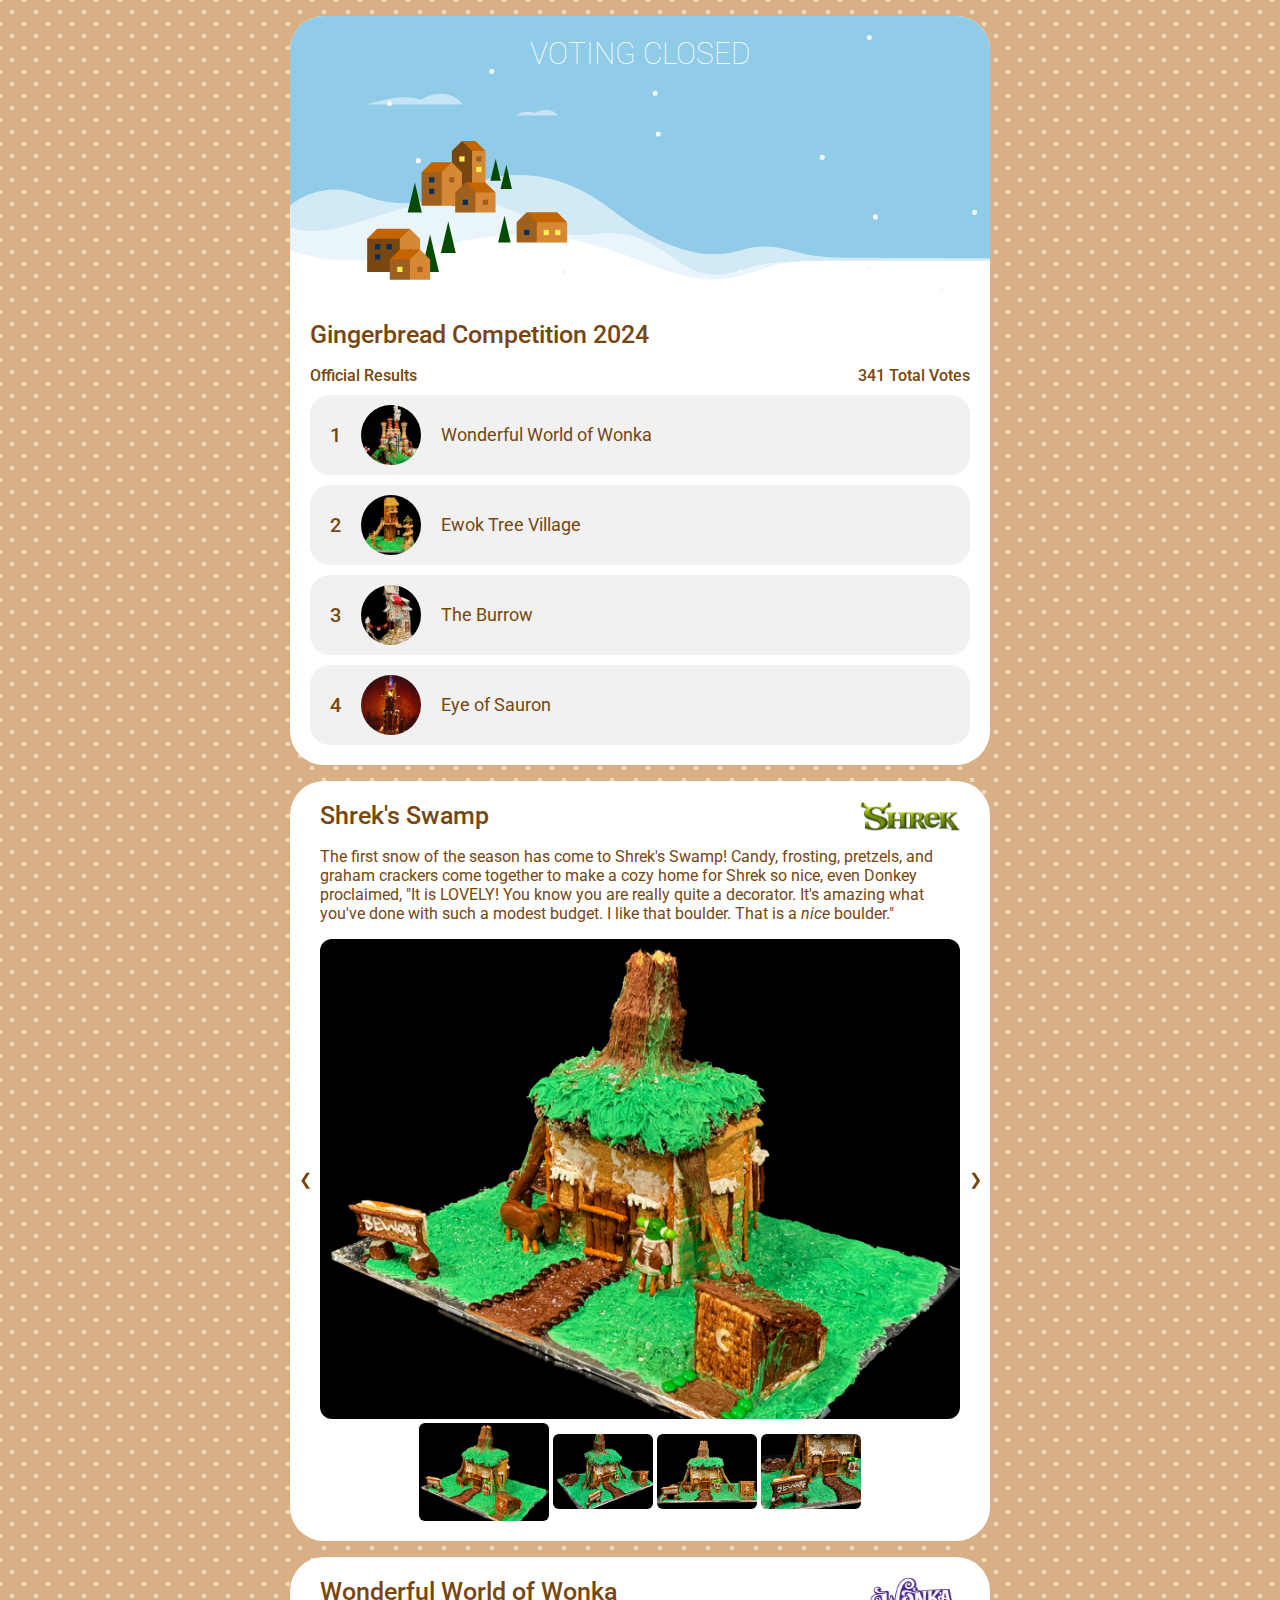
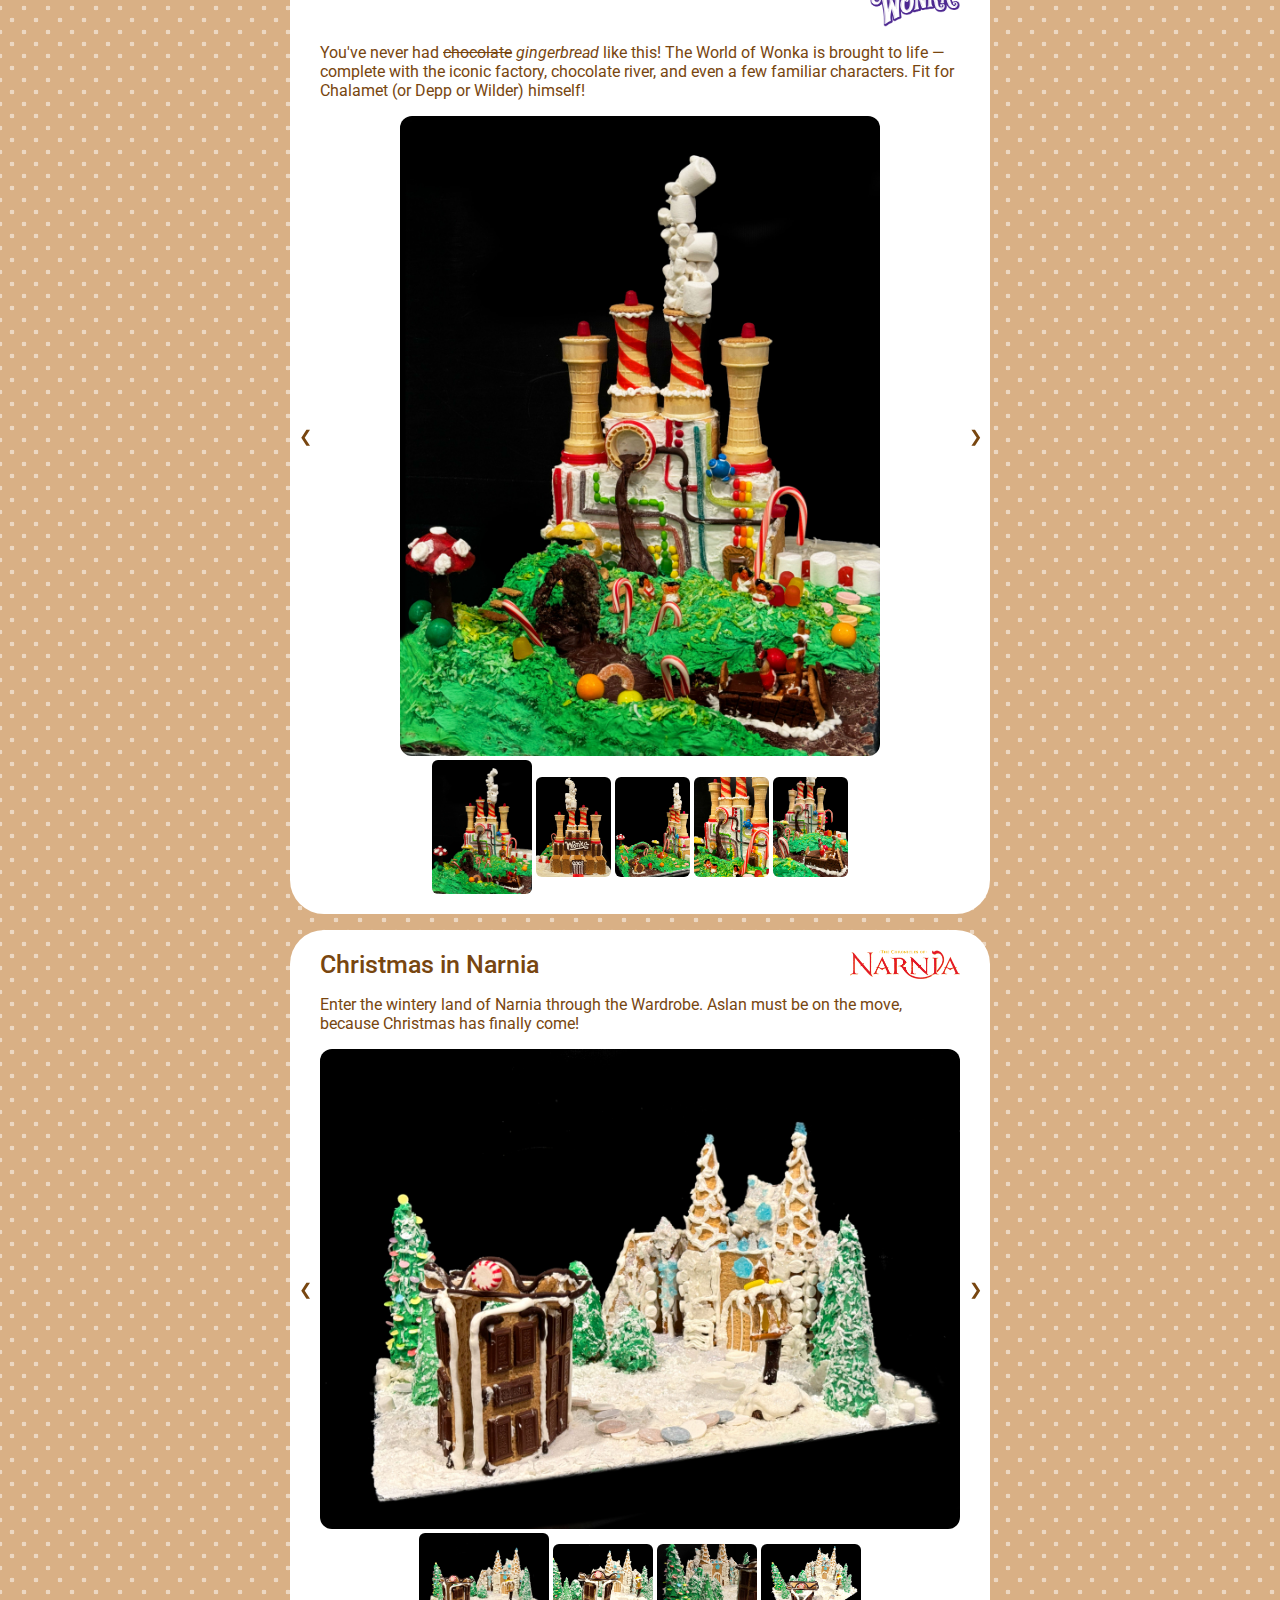
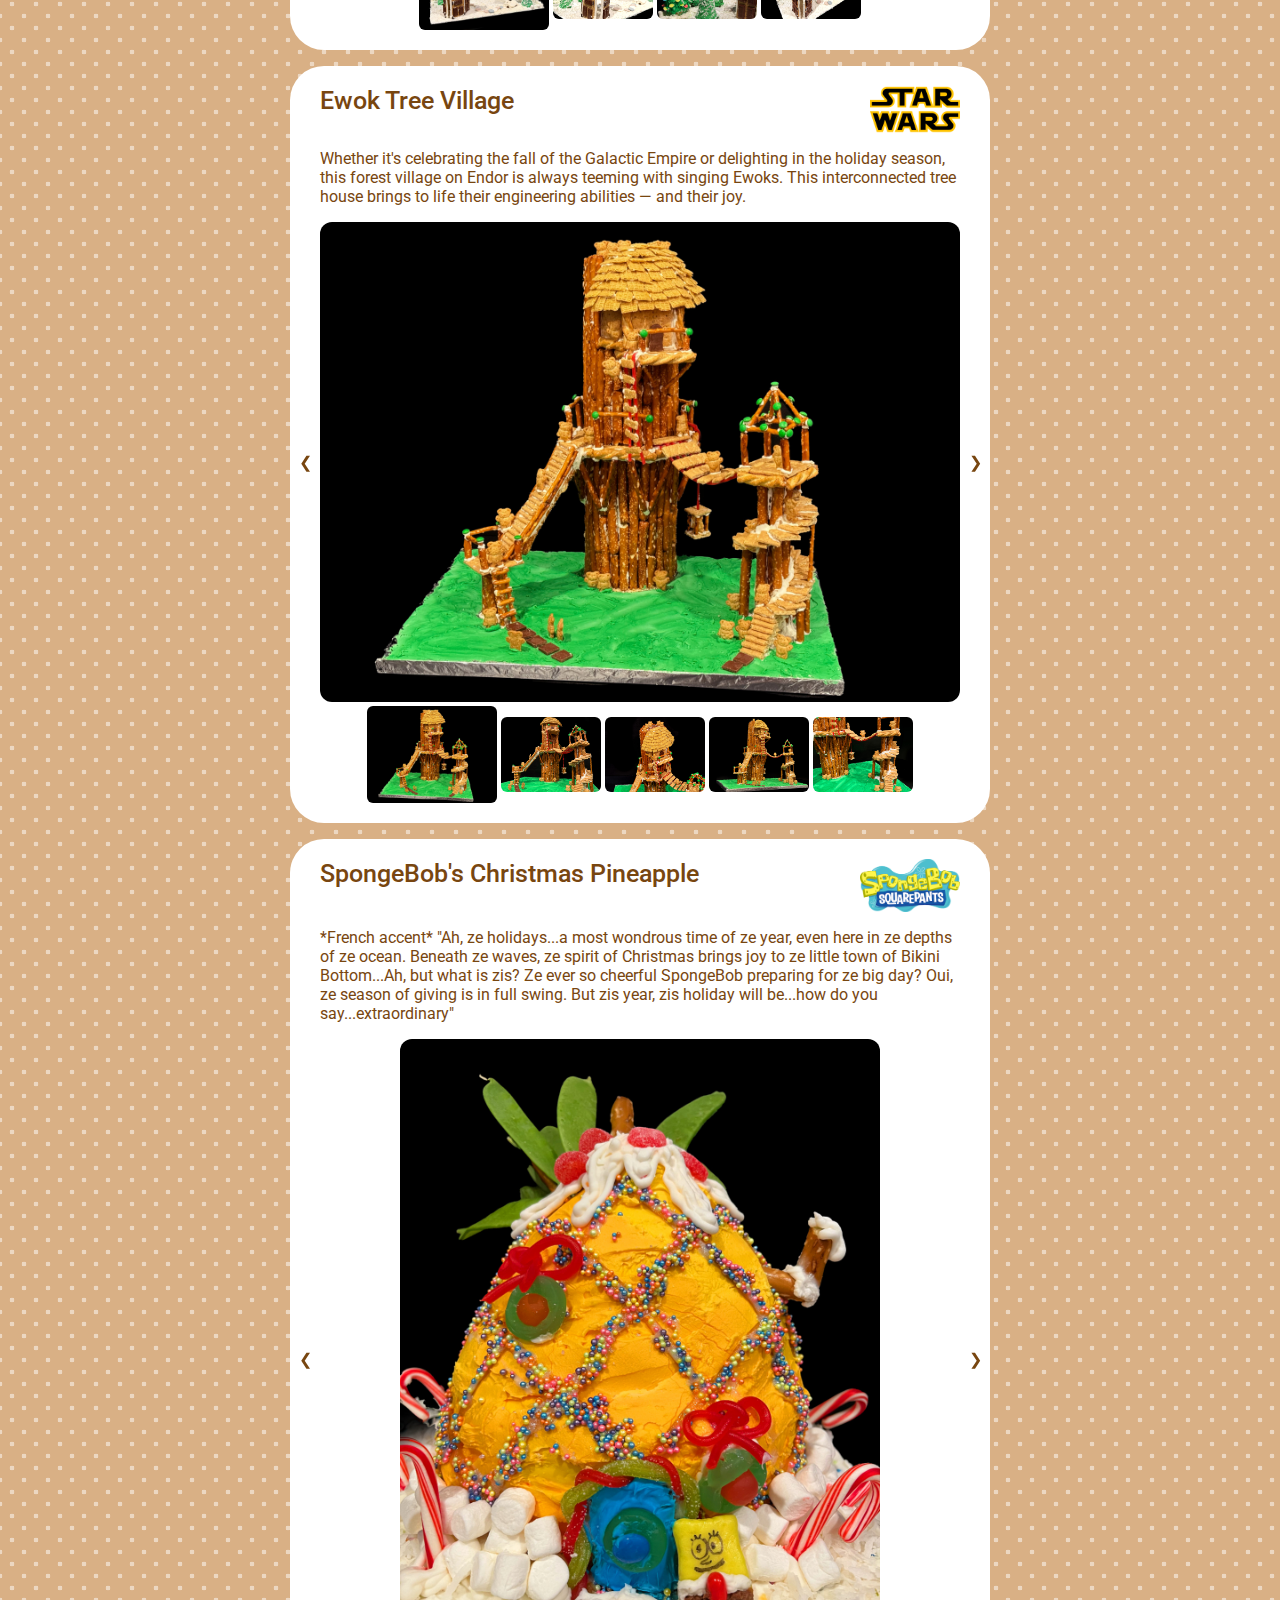
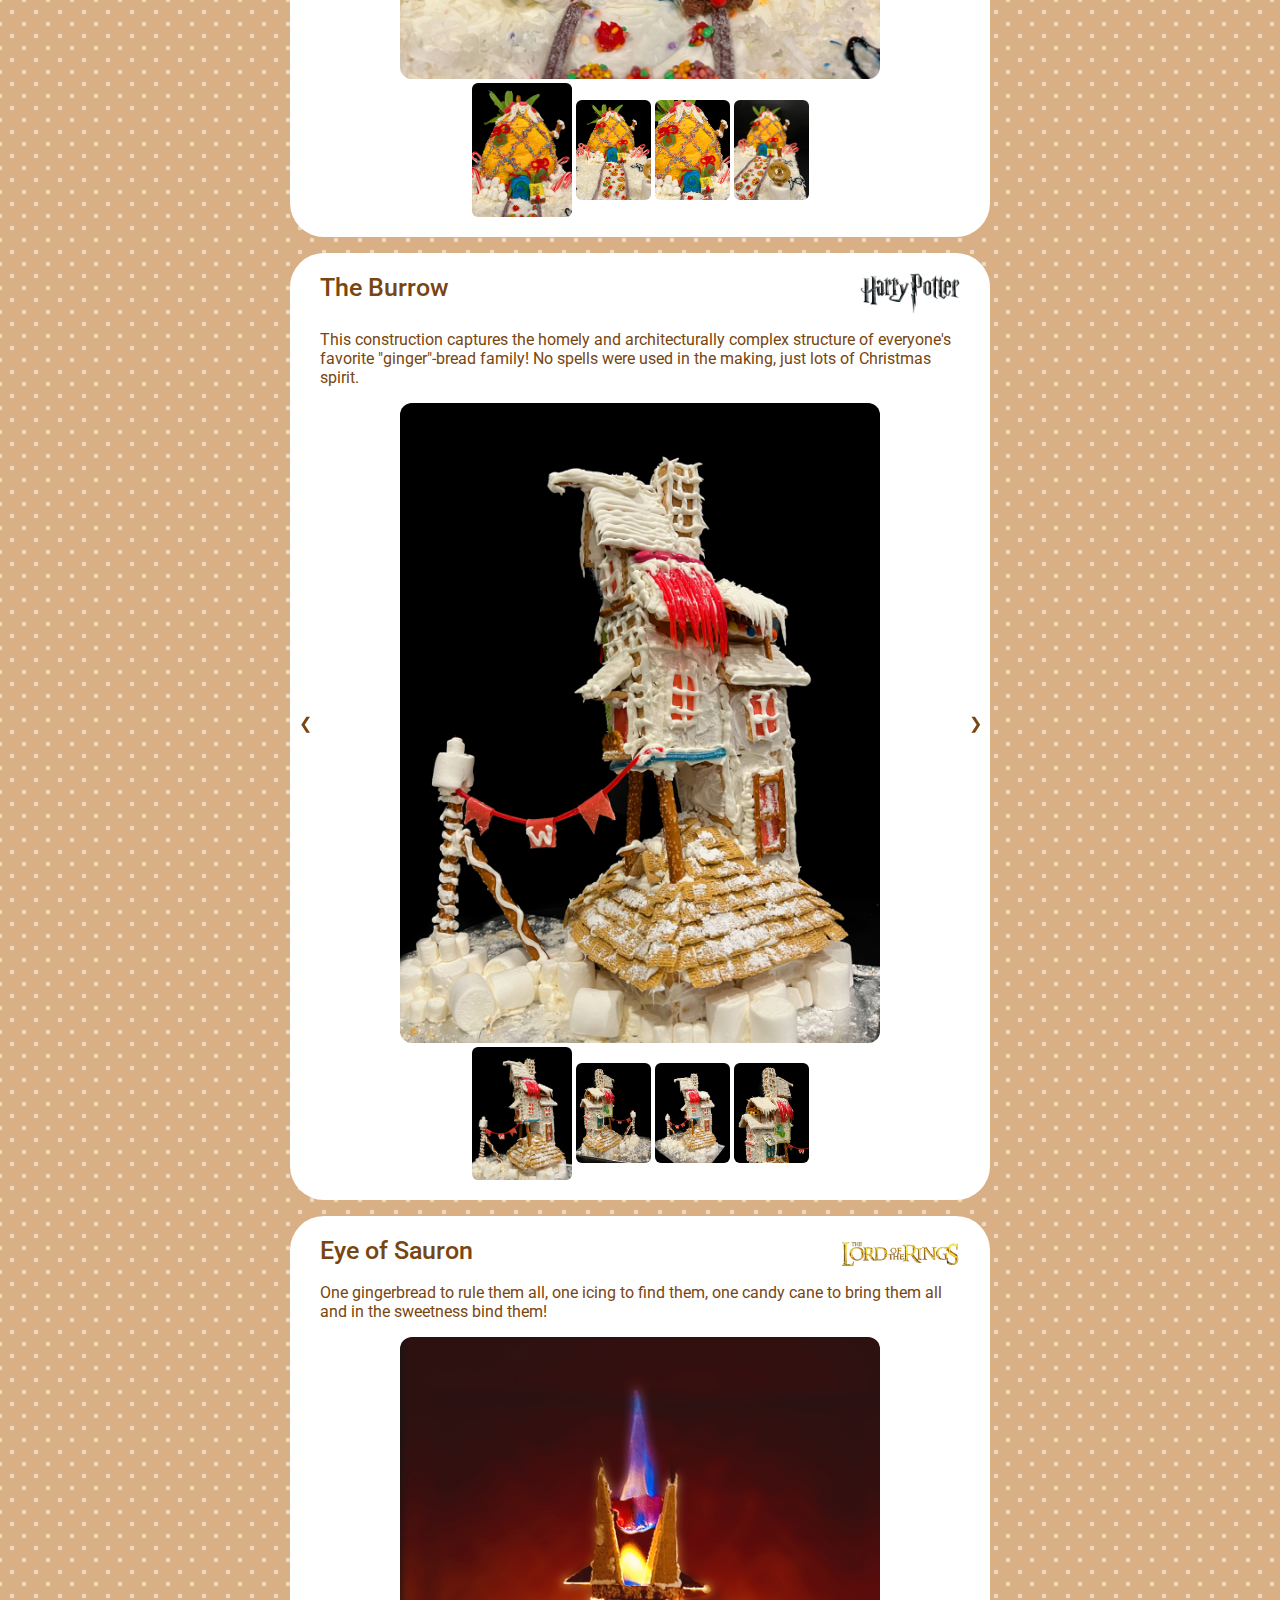
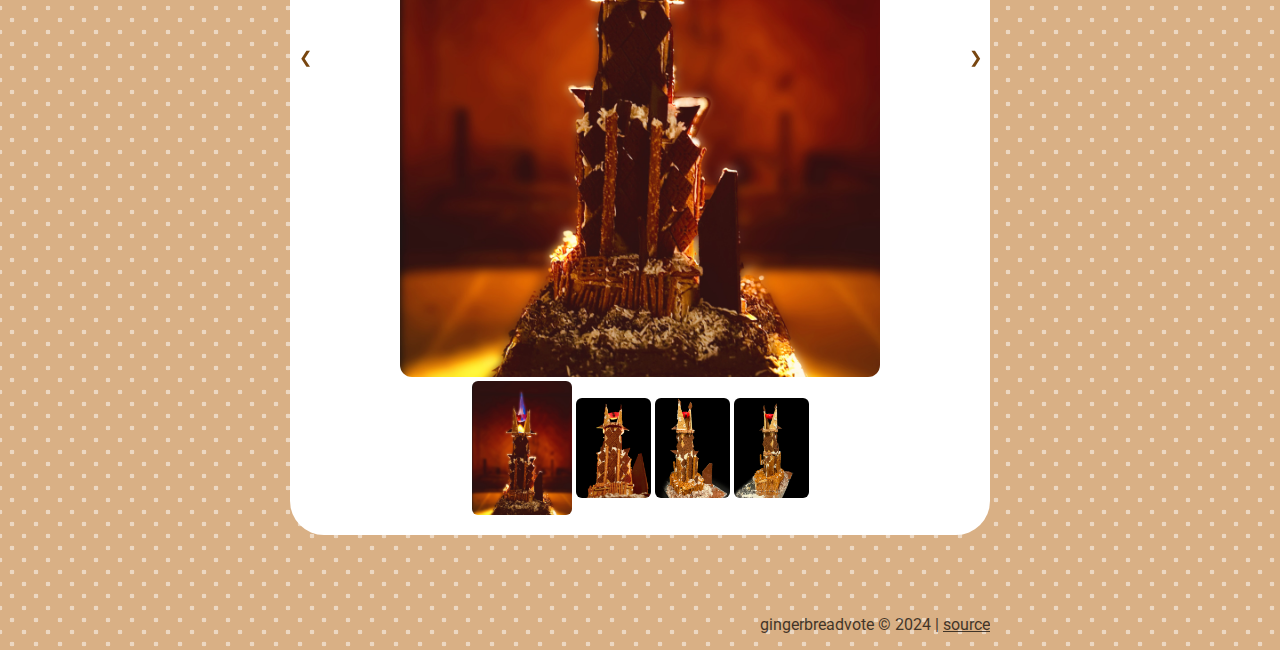
<file: index.html>
<!doctype html>
<html lang="en">

<head>
    <title>Gingerbread Vote</title>
    <meta name="description" content="Gingerbread House Competition Gallery and Voting">
    <!-- Preview -->
    <meta property="og:type" content="website">
    <meta property="og:image" content="https://gingerbreadvote.com/assets/preview.jpg" /> <!-- Christmas Vectors by Vecteezy (vecteezy.com/free-vector/christmas) -->
    <meta property="og:image:width" content="1920">
    <meta property="og:image:height" content="1920">
    <meta property="og:url" content="https://gingerbreadvote.com/">
    <meta property="og:title" content="Vote Here!"/>
    <meta property="og:description" content="Gingerbread House Competition"/>
    <meta property="og:locale" content="en_US" />
    <meta name="twitter:card" content="summary_large_image">
    <meta name="twitter:image" content="https://gingerbreadvote.com/assets/preview.jpg">
    <!-- Favicon -->
    <link rel="icon" type="image/png" href="assets/favicon.png">
    <!-- Responsive -->
    <meta name="viewport" content="width=device-width, initial-scale=1.0">
    <!-- Google Fonts -->
    <link rel="preconnect" href="https://fonts.googleapis.com">
    <link rel="preconnect" href="https://fonts.gstatic.com" crossorigin>
    <link href="https://fonts.googleapis.com/css2?family=Roboto:ital,wght@0,100;0,300;0,400;0,500;0,700;0,900;1,100;1,300;1,400;1,500;1,700;1,900&display=swap" rel="stylesheet">
    <!-- Custom JavaScript -->
    <script type="text/javascript" src="script.js"></script>
    <!-- Custom CSS -->
    <link rel="stylesheet" href="styles.css">
</head>

<body>
    <div class="container">

        <div class="main-card">
            <!-- Modified SVG from SVGator (svgator.com) -->
            <img id="snow-animation" src="assets/snow-animation.svg"/> 
            <div class="centered-overlay">
                <div>
                    <h2 id="countdown-title">VOTING CLOSED</h2>
                </div>
                <!-- <div id="countdown">
                    <div class="countdown-block">
                        <p id="days" class="countdown-digit"></p>
                        <p class="countdown-label">DAYS</p>
                    </div>
                    <div class="countdown-block">
                        <p id="hours" class="countdown-digit"></p>
                        <p class="countdown-label">HOURS</p>
                    </div>
                    <div class="countdown-block">
                        <p id="minutes" class="countdown-digit"></p>
                        <p class="countdown-label">MINUTES</p>
                    </div>
                    <div class="countdown-block">
                        <p id="seconds" class="countdown-digit"></p>
                        <p class="countdown-label">SECONDS</p>
                    </div>
                </div> -->
            </div> 
            <div class="main-info">
                <h1 id="title">Gingerbread Competition 2024</h1>
                <!-- <p>It's time for our annual gingerbread house competition! 
                    This year's theme is 'Fictional Worlds.' 
                    Please participate in our tradition by enjoying and judging our creations.
                    First admire the gallery of houses below, 
                    then vote for your favorite in the form at the end!
                    Remember that all houses are entirely composed of edible materials.
                    Merry Christmas!
                </p> -->
                <div class="results-title">
                    <p class="results-label">Official Results</p>
                    <p class="results-total">341 Total Votes</p>
                </div>
                <a class="result"  onclick="scroll_to_id('wonka')">
                    <span>1</span>
                    <img src="2024/gallery/wonka/1.jpg">
                    <p>Wonderful World of Wonka</p>
                </a>
                <a class="result"  onclick="scroll_to_id('star-wars')">
                    <span>2</span>
                    <img src="2024/gallery/star_wars/1.jpg">
                    <p>Ewok Tree Village</p>
                </a>
                <a class="result"  onclick="scroll_to_id('harry-potter')">
                    <span>3</span>
                    <img src="2024/gallery/harry_potter/1.jpg">
                    <p>The Burrow</p>
                </a>
                <a class="result"  onclick="scroll_to_id('lord-of-the-rings')">
                    <span>4</span>
                    <img src="2024/gallery/lord_of_the_rings/1.jpg">
                    <p>Eye of Sauron</p>
                </a>
            </div>
        </div>

        <div id="entries">

            <div class="card" id="harry-potter">
                <div class="card-title">
                    <h1>The Burrow</h1>
                    <img class="logo" src="2024/gallery/harry_potter/logo.png" width="100px">
                </div>
                <p class="card-text">This construction captures the homely and architecturally complex structure of everyone's favorite "ginger"-bread family! 
                    No spells were used in the making, just lots of Christmas spirit.
                </p>
                <div class="image-slideshow">
                    <button class="image-arrow" onclick="move_slideshow('harry-potter', direction=-1)">&#10094;</button>
                    <div class="main-image">
                        <img src="2024/gallery/harry_potter/1.jpg" class="image-lg shown">
                        <img src="2024/gallery/harry_potter/2.jpg" class="image-lg">
                        <img src="2024/gallery/harry_potter/3.jpg" class="image-lg">
                        <img src="2024/gallery/harry_potter/4.jpg" class="image-lg">
                    </div>
                    <button class="image-arrow" onclick="move_slideshow('harry-potter', direction=+1)">&#10095;</button>
                </div>
                <div class="image-previews">
                    <img src="2024/gallery/harry_potter/1.jpg" onclick="move_slideshow('harry-potter', direction=null, target=0)" class="image-sm tall selected-image" >
                    <img src="2024/gallery/harry_potter/2.jpg" onclick="move_slideshow('harry-potter', direction=null, target=1)" class="image-sm tall">
                    <img src="2024/gallery/harry_potter/3.jpg" onclick="move_slideshow('harry-potter', direction=null, target=2)" class="image-sm tall">
                    <img src="2024/gallery/harry_potter/4.jpg" onclick="move_slideshow('harry-potter', direction=null, target=3)" class="image-sm tall">
                </div>
            </div>

            <div class="card" id="lord-of-the-rings">
                <div class="card-title">
                    <h1>Eye of Sauron</h1>
                    <img class="logo" src="2024/gallery/lord_of_the_rings/logo.png" width="120px">
                </div>
                <p class="card-text">One gingerbread to rule them all, one icing to find them, 
                    one candy cane to bring them all and in the sweetness bind them!</p>
                <div class="image-slideshow">
                    <button class="image-arrow" onclick="move_slideshow('lord-of-the-rings', direction=-1)">&#10094;</button>
                    <div class="main-image">
                        <img src="2024/gallery/lord_of_the_rings/1.jpg" class="image-lg shown">
                        <img src="2024/gallery/lord_of_the_rings/2.jpg" class="image-lg">
                        <img src="2024/gallery/lord_of_the_rings/3.jpg" class="image-lg">
                        <img src="2024/gallery/lord_of_the_rings/4.jpg" class="image-lg">
                    </div>
                    <button class="image-arrow" onclick="move_slideshow('lord-of-the-rings', direction=+1)">&#10095;</button>
                </div>
                <div class="image-previews">
                    <img src="2024/gallery/lord_of_the_rings/1.jpg" onclick="move_slideshow('lord-of-the-rings', direction=null, target=0)" class="image-sm tall selected-image" >
                    <img src="2024/gallery/lord_of_the_rings/2.jpg" onclick="move_slideshow('lord-of-the-rings', direction=null, target=1)" class="image-sm tall">
                    <img src="2024/gallery/lord_of_the_rings/3.jpg" onclick="move_slideshow('lord-of-the-rings', direction=null, target=2)" class="image-sm tall">
                    <img src="2024/gallery/lord_of_the_rings/4.jpg" onclick="move_slideshow('lord-of-the-rings', direction=null, target=3)" class="image-sm tall">
                </div>
            </div>

            <div class="card" id="narnia">
                <div class="card-title">
                    <h1>Christmas in Narnia</h1>
                    <img class="logo" src="2024/gallery/narnia/logo.png" width="110px">
                </div>
                <p class="card-text">Enter the wintery land of Narnia through the Wardrobe. 
                    Aslan must be on the move, because Christmas has finally come!
                </p>
                <div class="image-slideshow">
                    <button class="image-arrow" onclick="move_slideshow('narnia', direction=-1)">&#10094;</button>
                    <div class="main-image">
                        <img src="2024/gallery/narnia/1.jpg" class="image-lg shown">
                        <img src="2024/gallery/narnia/2.jpg" class="image-lg">
                        <img src="2024/gallery/narnia/3.jpg" class="image-lg">
                        <img src="2024/gallery/narnia/4.jpg" class="image-lg">
                    </div>
                    <button class="image-arrow" onclick="move_slideshow('narnia', direction=+1)">&#10095;</button>
                </div>
                <div class="image-previews">
                    <img src="2024/gallery/narnia/1.jpg" onclick="move_slideshow('narnia', direction=null, target=0)" class="image-sm wide selected-image" >
                    <img src="2024/gallery/narnia/2.jpg" onclick="move_slideshow('narnia', direction=null, target=1)" class="image-sm wide">
                    <img src="2024/gallery/narnia/3.jpg" onclick="move_slideshow('narnia', direction=null, target=2)" class="image-sm wide">
                    <img src="2024/gallery/narnia/4.jpg" onclick="move_slideshow('narnia', direction=null, target=3)" class="image-sm wide">
                </div>
            </div>

            <div class="card" id="shrek">
                <div class="card-title">
                    <h1>Shrek's Swamp</h1>
                    <img class="logo" src="2024/gallery/shrek/logo.png" width="100px">
                </div>
                <p class="card-text">The first snow of the season has come to Shrek's Swamp! 
                    Candy, frosting, pretzels, and graham crackers come together to make a cozy home for Shrek so nice, even Donkey proclaimed, 
                    "It is LOVELY! You know you are really quite a decorator. 
                    It's amazing what you've done with such a modest budget. 
                    I like that boulder. That is a <i>nice</i> boulder."
                </p>
                <div class="image-slideshow">
                    <button class="image-arrow" onclick="move_slideshow('shrek', direction=-1)">&#10094;</button>
                    <div class="main-image">
                        <img src="2024/gallery/shrek/1.jpg" class="image-lg shown">
                        <img src="2024/gallery/shrek/2.jpg" class="image-lg">
                        <img src="2024/gallery/shrek/3.jpg" class="image-lg">
                        <img src="2024/gallery/shrek/4.jpg" class="image-lg">
                    </div>
                    <button class="image-arrow" onclick="move_slideshow('shrek', direction=+1)">&#10095;</button>
                </div>
                <div class="image-previews">
                    <img src="2024/gallery/shrek/1.jpg" onclick="move_slideshow('shrek', direction=null, target=0)" class="image-sm wide selected-image" >
                    <img src="2024/gallery/shrek/2.jpg" onclick="move_slideshow('shrek', direction=null, target=1)" class="image-sm wide">
                    <img src="2024/gallery/shrek/3.jpg" onclick="move_slideshow('shrek', direction=null, target=2)" class="image-sm wide">
                    <img src="2024/gallery/shrek/4.jpg" onclick="move_slideshow('shrek', direction=null, target=3)" class="image-sm wide">
                </div>
            </div>

            <div class="card" id="spongebob">
                <div class="card-title">
                    <h1>SpongeBob's Christmas Pineapple</h1>
                    <img class="logo" src="2024/gallery/spongebob/logo.png" width="100px">
                </div>
                <p class="card-text">*French accent* "Ah, ze holidays...a most wondrous time of ze year, 
                    even here in ze depths of ze ocean. Beneath ze waves, ze spirit of Christmas brings joy to ze little town of Bikini Bottom...Ah, but what is zis? 
                    Ze ever so cheerful SpongeBob preparing for ze big day? 
                    Oui, ze season of giving is in full swing. 
                    But zis year, zis holiday will be...how do you say...extraordinary" </p>
                <div class="image-slideshow">
                    <button class="image-arrow" onclick="move_slideshow('spongebob', direction=-1)">&#10094;</button>
                    <div class="main-image">
                        <img src="2024/gallery/spongebob/1.jpg" class="image-lg shown">
                        <img src="2024/gallery/spongebob/2.jpg" class="image-lg">
                        <img src="2024/gallery/spongebob/3.jpg" class="image-lg">
                        <img src="2024/gallery/spongebob/4.jpg" class="image-lg">
                    </div>
                    <button class="image-arrow" onclick="move_slideshow('spongebob', direction=+1)">&#10095;</button>
                </div>
                <div class="image-previews">
                    <img src="2024/gallery/spongebob/1.jpg" onclick="move_slideshow('spongebob', direction=null, target=0)" class="image-sm tall selected-image" >
                    <img src="2024/gallery/spongebob/2.jpg" onclick="move_slideshow('spongebob', direction=null, target=1)" class="image-sm tall">
                    <img src="2024/gallery/spongebob/3.jpg" onclick="move_slideshow('spongebob', direction=null, target=2)" class="image-sm tall">
                    <img src="2024/gallery/spongebob/4.jpg" onclick="move_slideshow('spongebob', direction=null, target=3)" class="image-sm tall">
                </div>
            </div>

            <div class="card" id="star-wars">
                <div class="card-title">
                    <h1>Ewok Tree Village</h1>
                    <img class="logo" src="2024/gallery/star_wars/logo.png" width="90px">
                </div>
                <p class="card-text">Whether it's celebrating the fall of the Galactic Empire or delighting in the holiday season, 
                    this forest village on Endor is always teeming with singing Ewoks. 
                    This interconnected tree house brings to life their engineering abilities — and their joy.
                </p>
                <div class="image-slideshow">
                    <button class="image-arrow" onclick="move_slideshow('star-wars', direction=-1)">&#10094;</button>
                    <div class="main-image">
                        <img src="2024/gallery/star_wars/1.jpg" class="image-lg shown">
                        <img src="2024/gallery/star_wars/2.jpg" class="image-lg">
                        <img src="2024/gallery/star_wars/3.jpg" class="image-lg">
                        <img src="2024/gallery/star_wars/4.jpg" class="image-lg">
                        <img src="2024/gallery/star_wars/5.jpg" class="image-lg">
                    </div>
                    <button class="image-arrow" onclick="move_slideshow('star-wars', direction=+1)">&#10095;</button>
                </div>
                <div class="image-previews">
                    <img src="2024/gallery/star_wars/1.jpg" onclick="move_slideshow('star-wars', direction=null, target=0)" class="image-sm wide selected-image" >
                    <img src="2024/gallery/star_wars/2.jpg" onclick="move_slideshow('star-wars', direction=null, target=1)" class="image-sm wide">
                    <img src="2024/gallery/star_wars/3.jpg" onclick="move_slideshow('star-wars', direction=null, target=2)" class="image-sm wide">
                    <img src="2024/gallery/star_wars/4.jpg" onclick="move_slideshow('star-wars', direction=null, target=3)" class="image-sm wide">
                    <img src="2024/gallery/star_wars/5.jpg" onclick="move_slideshow('star-wars', direction=null, target=4)" class="image-sm wide">
                </div>
            </div>

            <div class="card" id="wonka">
                <div class="card-title">
                    <h1>Wonderful World of Wonka</h1>
                    <img class="logo" src="2024/gallery/wonka/logo.png" width="90px">
                </div>
                <p class="card-text">You've never had <s>chocolate</s> <i>gingerbread</i> like this! 
                    The World of Wonka is brought to life — complete with the iconic factory, chocolate river, and even a few familiar characters. 
                    Fit for Chalamet (or Depp or Wilder) himself!
                </p>
                <div class="image-slideshow">
                    <button class="image-arrow" onclick="move_slideshow('wonka', direction=-1)">&#10094;</button>
                    <div class="main-image">
                        <img src="2024/gallery/wonka/1.jpg" class="image-lg shown">
                        <img src="2024/gallery/wonka/2.jpg" class="image-lg">
                        <img src="2024/gallery/wonka/3.jpg" class="image-lg">
                        <img src="2024/gallery/wonka/4.jpg" class="image-lg">
                        <img src="2024/gallery/wonka/5.jpg" class="image-lg">
                    </div>
                    <button class="image-arrow" onclick="move_slideshow('wonka', direction=+1)">&#10095;</button>
                </div>
                <div class="image-previews">
                    <img src="2024/gallery/wonka/1.jpg" onclick="move_slideshow('wonka', direction=null, target=0)" class="image-sm tall selected-image" >
                    <img src="2024/gallery/wonka/2.jpg" onclick="move_slideshow('wonka', direction=null, target=1)" class="image-sm tall">
                    <img src="2024/gallery/wonka/3.jpg" onclick="move_slideshow('wonka', direction=null, target=2)" class="image-sm tall">
                    <img src="2024/gallery/wonka/4.jpg" onclick="move_slideshow('wonka', direction=null, target=3)" class="image-sm tall">
                    <img src="2024/gallery/wonka/5.jpg" onclick="move_slideshow('wonka', direction=null, target=4)" class="image-sm tall">
                </div>
            </div>


        </div>

        <!-- <div class="card form">
            <iframe src="https://docs.google.com/forms/d/e/1FAIpQLScfCXECo5CZSeXFtdnvJZcebGkKt7hod1rMcxb3m3HYYAsbiA/viewform?embedded=true" frameborder="0" marginheight="0" marginwidth="0">Loading…</iframe>
        </div> -->
        
        <div id="footer">
            <p>gingerbreadvote © 2024  |  <a href="https://github.com/jebrit/gingerbreadvote" target="_blank">source</a> </p>
        </div>
    </div>
</body>

</html>
</file>
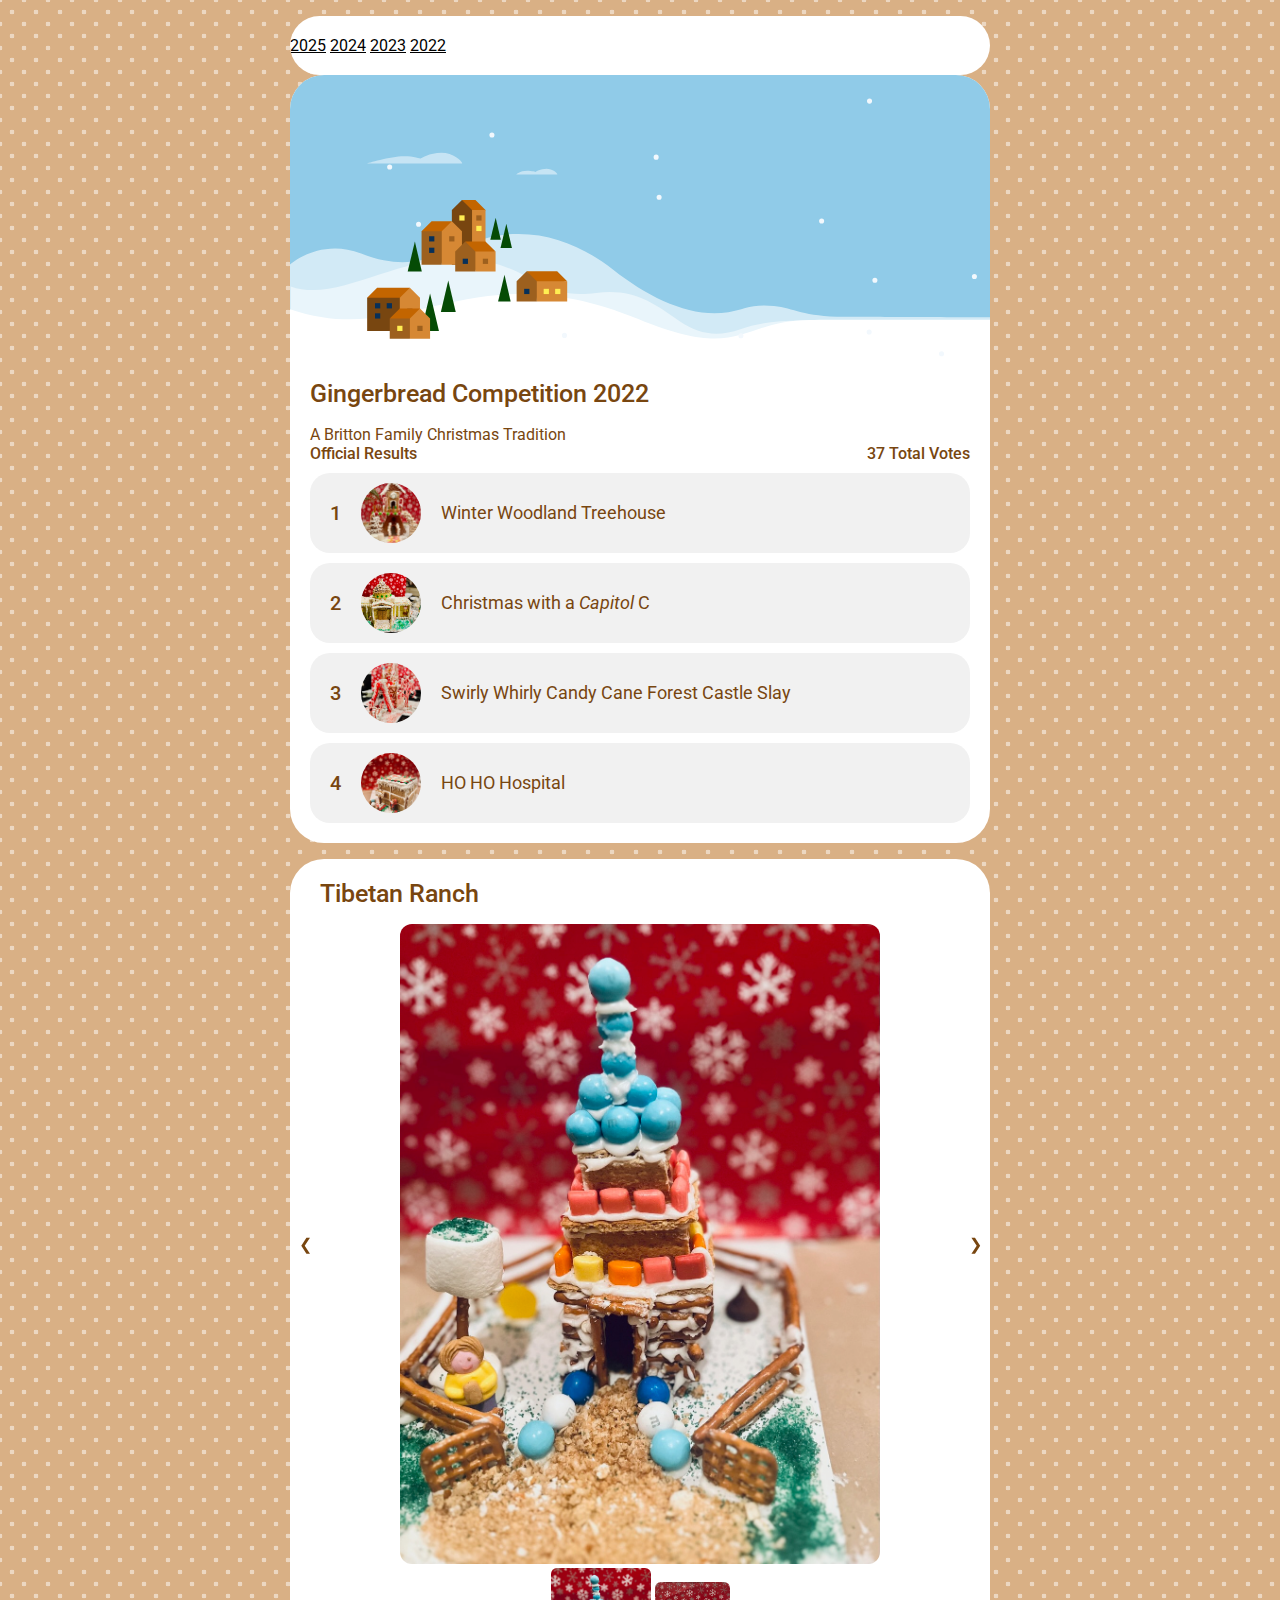
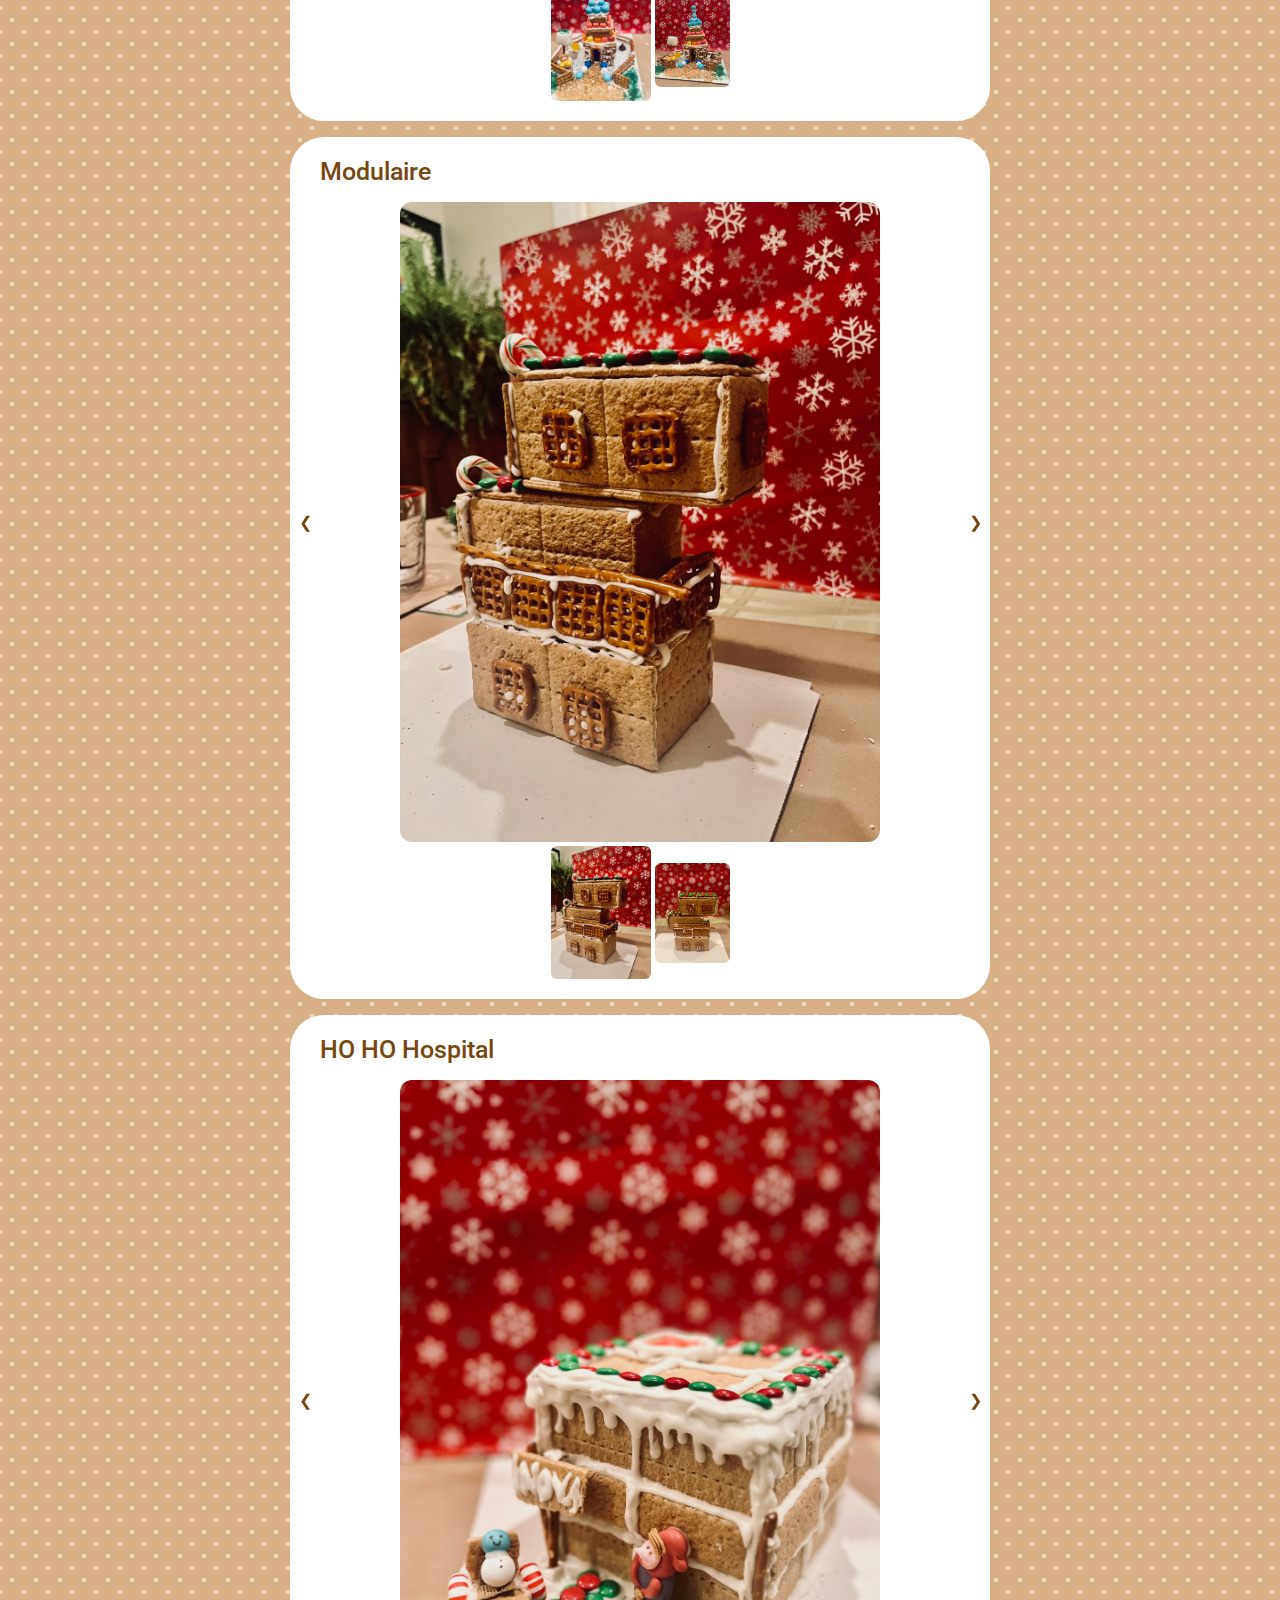
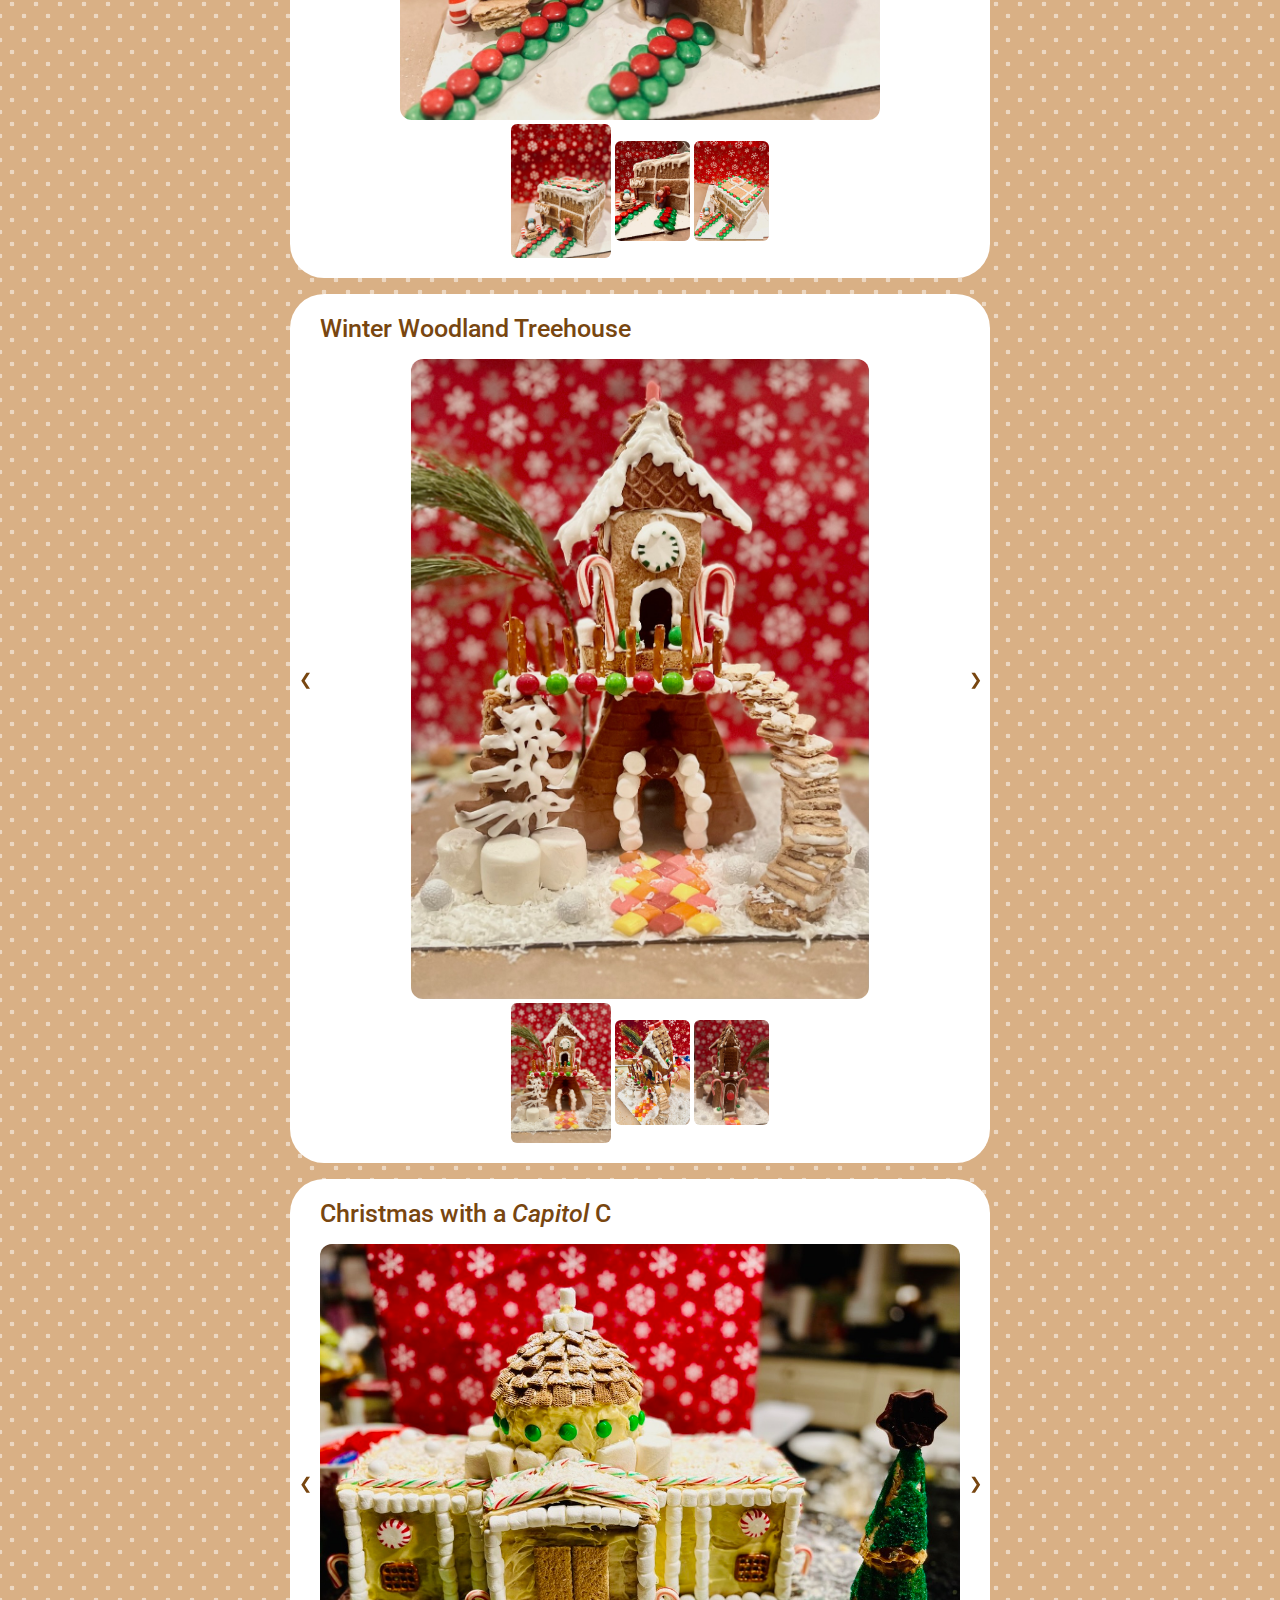
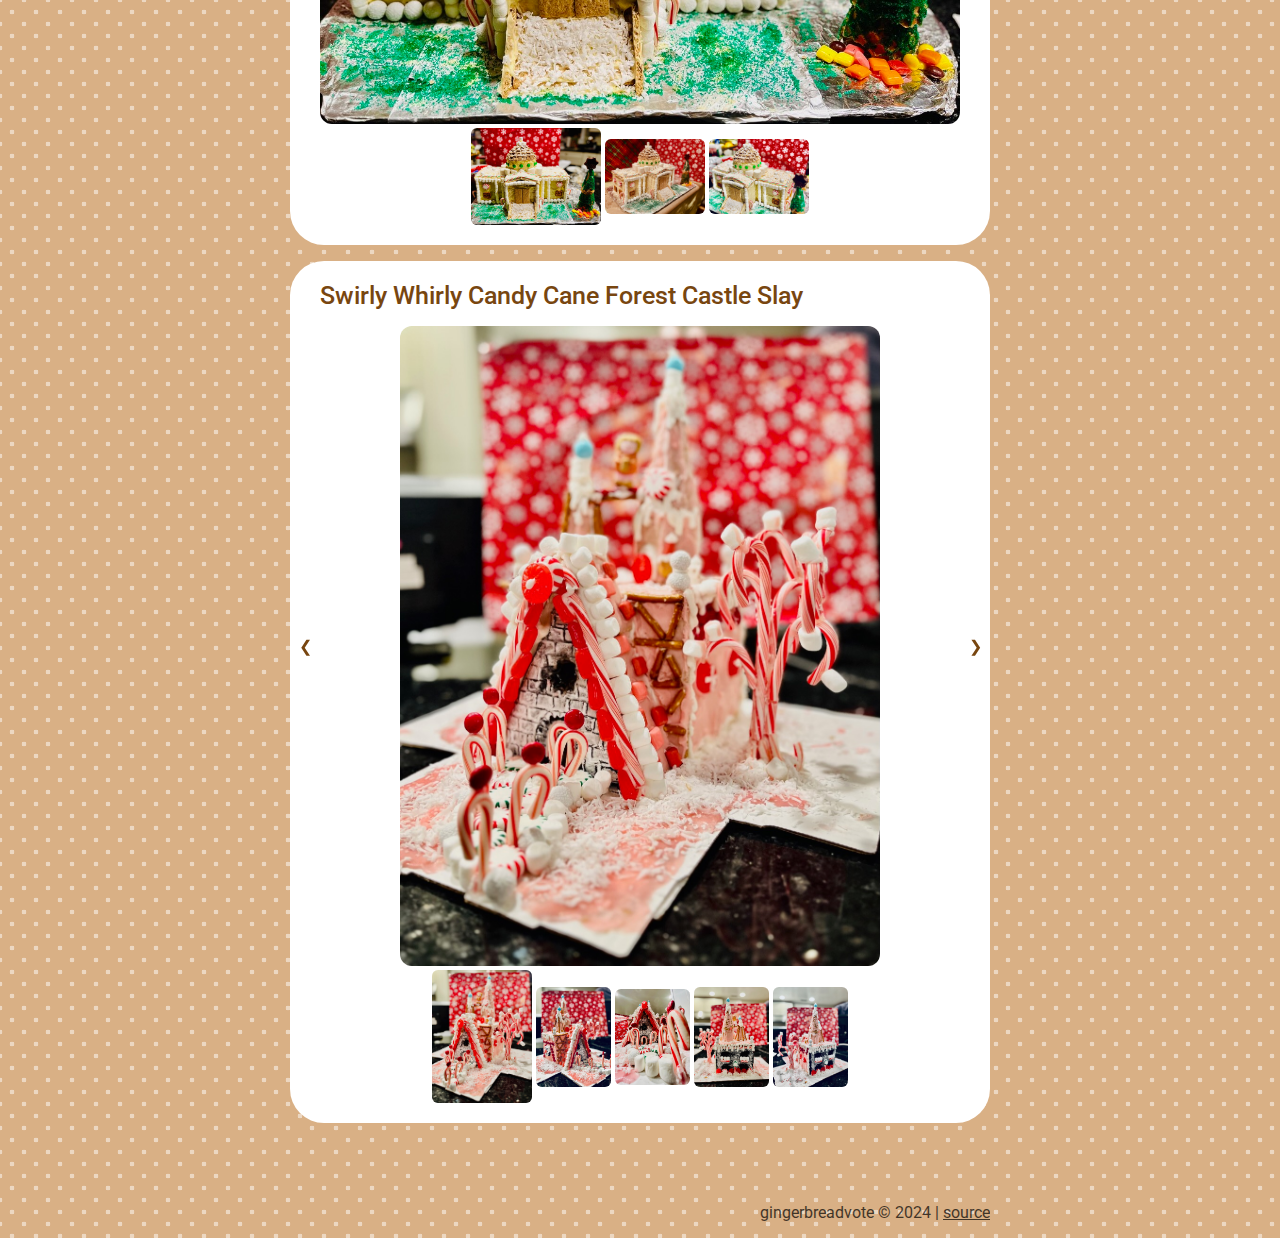
<file: 2022/index.html>
<!doctype html>
<html lang="en">

<head>
    <title>Gingerbread Vote</title>
    <meta name="description" content="Gingerbread House Competition Gallery and Voting">
    <!-- Preview -->
    <meta property="og:type" content="website">
    <meta property="og:image" content="https://gingerbreadvote.com/assets/preview.jpg" /> <!-- Christmas Vectors by Vecteezy (vecteezy.com/free-vector/christmas) -->
    <meta property="og:image:width" content="1920">
    <meta property="og:image:height" content="1920">
    <meta property="og:url" content="https://gingerbreadvote.com/">
    <meta property="og:title" content="Vote Here!"/>
    <meta property="og:description" content="Gingerbread House Competition"/>
    <meta property="og:locale" content="en_US" />
    <meta name="twitter:card" content="summary_large_image">
    <meta name="twitter:image" content="https://gingerbreadvote.com/assets/preview.jpg">
    <!-- Favicon -->
    <link rel="icon" type="image/png" href="/assets/favicon.png">
    <!-- Responsive -->
    <meta name="viewport" content="width=device-width, initial-scale=1.0">
    <!-- Google Fonts -->
    <link rel="preconnect" href="https://fonts.googleapis.com">
    <link rel="preconnect" href="https://fonts.gstatic.com" crossorigin>
    <link href="https://fonts.googleapis.com/css2?family=Roboto:ital,wght@0,100;0,300;0,400;0,500;0,700;0,900;1,100;1,300;1,400;1,500;1,700;1,900&display=swap" rel="stylesheet">
    <!-- Custom JavaScript -->
    <script type="text/javascript" src="/script.js"></script>
    <!-- Custom CSS -->
    <link rel="stylesheet" href="/styles.css">
</head>

<body>
    <div class="container">

        <div class="card navbar">
            <a href="/">2025</a>
            <a href="/2024/">2024</a>
            <a href="/2023" >2023</a>
            <a href="/2022" class="nav-selected">2022</a>
        </div>


        <div class="main-card">
            <!-- Modified SVG from SVGator (svgator.com) -->
            <img id="snow-animation" src="/assets/snow-animation.svg"/>
            <div class="centered-overlay">
                <div>
                    <h2 id="countdown-title">VOTING RESULTS POSTED</h2>
                </div>
            </div>
            <div class="main-info">
                <h1 id="title">Gingerbread Competition 2022</h1>
                <p class="subtext">A Britton Family Christmas Tradition</p>
                <!-- <p>
                </p> -->
                <div class="results-title">
                    <p class="results-label">Official Results</p>
                    <p class="results-total">37 Total Votes</p>
                </div>
                <a class="result"  onclick="scroll_to_id('woodland-tree-house')">
                    <span>1</span>
                    <img src="./gallery/tree_house/1.jpg">
                    <p>Winter Woodland Treehouse</p>
                </a>
                <a class="result"  onclick="scroll_to_id('capitol')">
                    <span>2</span>
                    <img src="./gallery/capitol/1.jpg">
                    <p>Christmas with a <em>Capitol</em> C</p>
                </a>
                <a class="result"  onclick="scroll_to_id('harry-potter')">
                    <span>3</span>
                    <img src="./gallery/candy_cane/1.jpg">
                    <p>Swirly Whirly Candy Cane Forest Castle Slay</p>
                </a>
                <a class="result"  onclick="scroll_to_id('hospital')">
                    <span>4</span>
                    <img src="./gallery/hospital/1.jpg">
                    <p>HO HO Hospital</p>
                </a>
            </div>
        </div>

        <div id="entries">


            <div class="card" id="woodland-tree-house">
                <div class="card-title">
                    <h1>Winter Woodland Treehouse</h1>
                </div>
                <p class="card-text">
                </p>
                <div class="image-slideshow">
                    <button class="image-arrow" onclick="move_slideshow('woodland-tree-house', direction=-1)">&#10094;</button>
                    <div class="main-image" data-index="0">
                        <img src="./gallery/tree_house/1.jpg" class="image-lg shown">
                        <img src="./gallery/tree_house/2.jpg" class="image-lg">
                        <img src="./gallery/tree_house/3.jpg" class="image-lg">
                    </div>
                    <button class="image-arrow" onclick="move_slideshow('woodland-tree-house', direction=+1)">&#10095;</button>
                </div>
                <div class="image-previews">
                    <img src="./gallery/tree_house/1.jpg" onclick="move_slideshow('woodland-tree-house', direction=null, target=0)" class="image-sm tall selected-image" >
                    <img src="./gallery/tree_house/2.jpg" onclick="move_slideshow('woodland-tree-house', direction=null, target=1)" class="image-sm tall">
                    <img src="./gallery/tree_house/3.jpg" onclick="move_slideshow('woodland-tree-house', direction=null, target=2)" class="image-sm tall">
                </div>
            </div>

            <div class="card" id="capitol">
                <div class="card-title">
                    <h1>Christmas with a <em>Capitol</em> C</h1>
                </div>
                <p class="card-text">
                </p>
                <div class="image-slideshow">
                    <button class="image-arrow" onclick="move_slideshow('capitol', direction=-1)">&#10094;</button>
                    <div class="main-image" data-index="0">
                        <img src="./gallery/capitol/1.jpg" class="image-lg shown">
                        <img src="./gallery/capitol/2.jpg" class="image-lg">
                        <img src="./gallery/capitol/3.jpg" class="image-lg">
                    </div>
                    <button class="image-arrow" onclick="move_slideshow('capitol', direction=+1)">&#10095;</button>
                </div>
                <div class="image-previews">
                    <img src="./gallery/capitol/1.jpg" onclick="move_slideshow('capitol', direction=null, target=0)" class="image-sm wide selected-image" >
                    <img src="./gallery/capitol/2.jpg" onclick="move_slideshow('capitol', direction=null, target=1)" class="image-sm wide">
                    <img src="./gallery/capitol/3.jpg" onclick="move_slideshow('capitol', direction=null, target=2)" class="image-sm wide">
                </div>
            </div>

            <div class="card" id="winter-candyland">
                <div class="card-title">
                    <h1>Swirly Whirly Candy Cane Forest Castle Slay</h1>
                </div>
                <p class="card-text">
                </p>
                <div class="image-slideshow">
                    <button class="image-arrow" onclick="move_slideshow('winter-candyland', direction=-1)">&#10094;</button>
                    <div class="main-image" data-index="0">
                        <img src="./gallery/candy_cane/1.jpg" class="image-lg shown">
                        <img src="./gallery/candy_cane/2.jpg" class="image-lg">
                        <img src="./gallery/candy_cane/3.jpg" class="image-lg">
                        <img src="./gallery/candy_cane/4.jpg" class="image-lg">
                        <img src="./gallery/candy_cane/5.jpg" class="image-lg">
                    </div>
                    <button class="image-arrow" onclick="move_slideshow('winter-candyland', direction=+1)">&#10095;</button>
                </div>
                <div class="image-previews">
                    <img src="./gallery/candy_cane/1.jpg" onclick="move_slideshow('winter-candyland', direction=null, target=0)" class="image-sm tall selected-image" >
                    <img src="./gallery/candy_cane/2.jpg" onclick="move_slideshow('winter-candyland', direction=null, target=1)" class="image-sm tall">
                    <img src="./gallery/candy_cane/3.jpg" onclick="move_slideshow('winter-candyland', direction=null, target=2)" class="image-sm tall">
                    <img src="./gallery/candy_cane/4.jpg" onclick="move_slideshow('winter-candyland', direction=null, target=3)" class="image-sm tall">
                    <img src="./gallery/candy_cane/5.jpg" onclick="move_slideshow('winter-candyland', direction=null, target=4)" class="image-sm tall">
                </div>
            </div>

            <div class="card" id="hospital">
                <div class="card-title">
                    <h1>HO HO Hospital</h1>
                </div>
                <p class="card-text">
                </p>
                <div class="image-slideshow">
                    <button class="image-arrow" onclick="move_slideshow('hospital', direction=-1)">&#10094;</button>
                    <div class="main-image" data-index="0">
                        <img src="./gallery/hospital/1.jpg" class="image-lg shown">
                        <img src="./gallery/hospital/2.jpg" class="image-lg">
                        <img src="./gallery/hospital/3.jpg" class="image-lg">
                    </div>
                    <button class="image-arrow" onclick="move_slideshow('hospital', direction=+1)">&#10095;</button>
                </div>
                <div class="image-previews">
                    <img src="./gallery/hospital/1.jpg" onclick="move_slideshow('hospital', direction=null, target=0)" class="image-sm tall selected-image" >
                    <img src="./gallery/hospital/2.jpg" onclick="move_slideshow('hospital', direction=null, target=1)" class="image-sm tall">
                    <img src="./gallery/hospital/3.jpg" onclick="move_slideshow('hospital', direction=null, target=2)" class="image-sm tall">
                </div>
            </div>

            <div class="card" id="modulaire">
                <div class="card-title">
                    <h1>Modulaire</h1>
                </div>
                <p class="card-text">
                </p>
                <div class="image-slideshow">
                    <button class="image-arrow" onclick="move_slideshow('modulaire', direction=-1)">&#10094;</button>
                    <div class="main-image" data-index="0">
                        <img src="./gallery/modulaire/1.jpg" class="image-lg shown">
                        <img src="./gallery/modulaire/2.jpg" class="image-lg">
                    </div>
                    <button class="image-arrow" onclick="move_slideshow('modulaire', direction=+1)">&#10095;</button>
                </div>
                <div class="image-previews">
                    <img src="./gallery/modulaire/1.jpg" onclick="move_slideshow('modulaire', direction=null, target=0)" class="image-sm tall selected-image" >
                    <img src="./gallery/modulaire/2.jpg" onclick="move_slideshow('modulaire', direction=null, target=1)" class="image-sm tall">
                </div>
            </div>

            <div class="card" id="tibetan-ranch">
                <div class="card-title">
                    <h1>Tibetan Ranch</h1>
                </div>
                <p class="card-text"></p>
                <div class="image-slideshow">
                    <button class="image-arrow" onclick="move_slideshow('tibetan-ranch', direction=-1)">&#10094;</button>
                    <div class="main-image" data-index="0">
                        <img src="./gallery/tibetan_ranch/1.jpg" class="image-lg shown">
                        <img src="./gallery/tibetan_ranch/2.jpg" class="image-lg">
                    </div>
                    <button class="image-arrow" onclick="move_slideshow('tibetan-ranch', direction=+1)">&#10095;</button>
                </div>
                <div class="image-previews">
                    <img src="./gallery/tibetan_ranch/1.jpg" onclick="move_slideshow('tibetan-ranch', direction=null, target=0)" class="image-sm tall selected-image" >
                    <img src="./gallery/tibetan_ranch/2.jpg" onclick="move_slideshow('tibetan-ranch', direction=null, target=1)" class="image-sm tall">
                </div>
            </div>

        </div>

        <div id="footer">
            <p>gingerbreadvote &copy; 2024  |  <a href="https://github.com/jebrit/gingerbreadvote" target="_blank">source</a> </p>
        </div>
    </div>
</body>

</html>
</file>
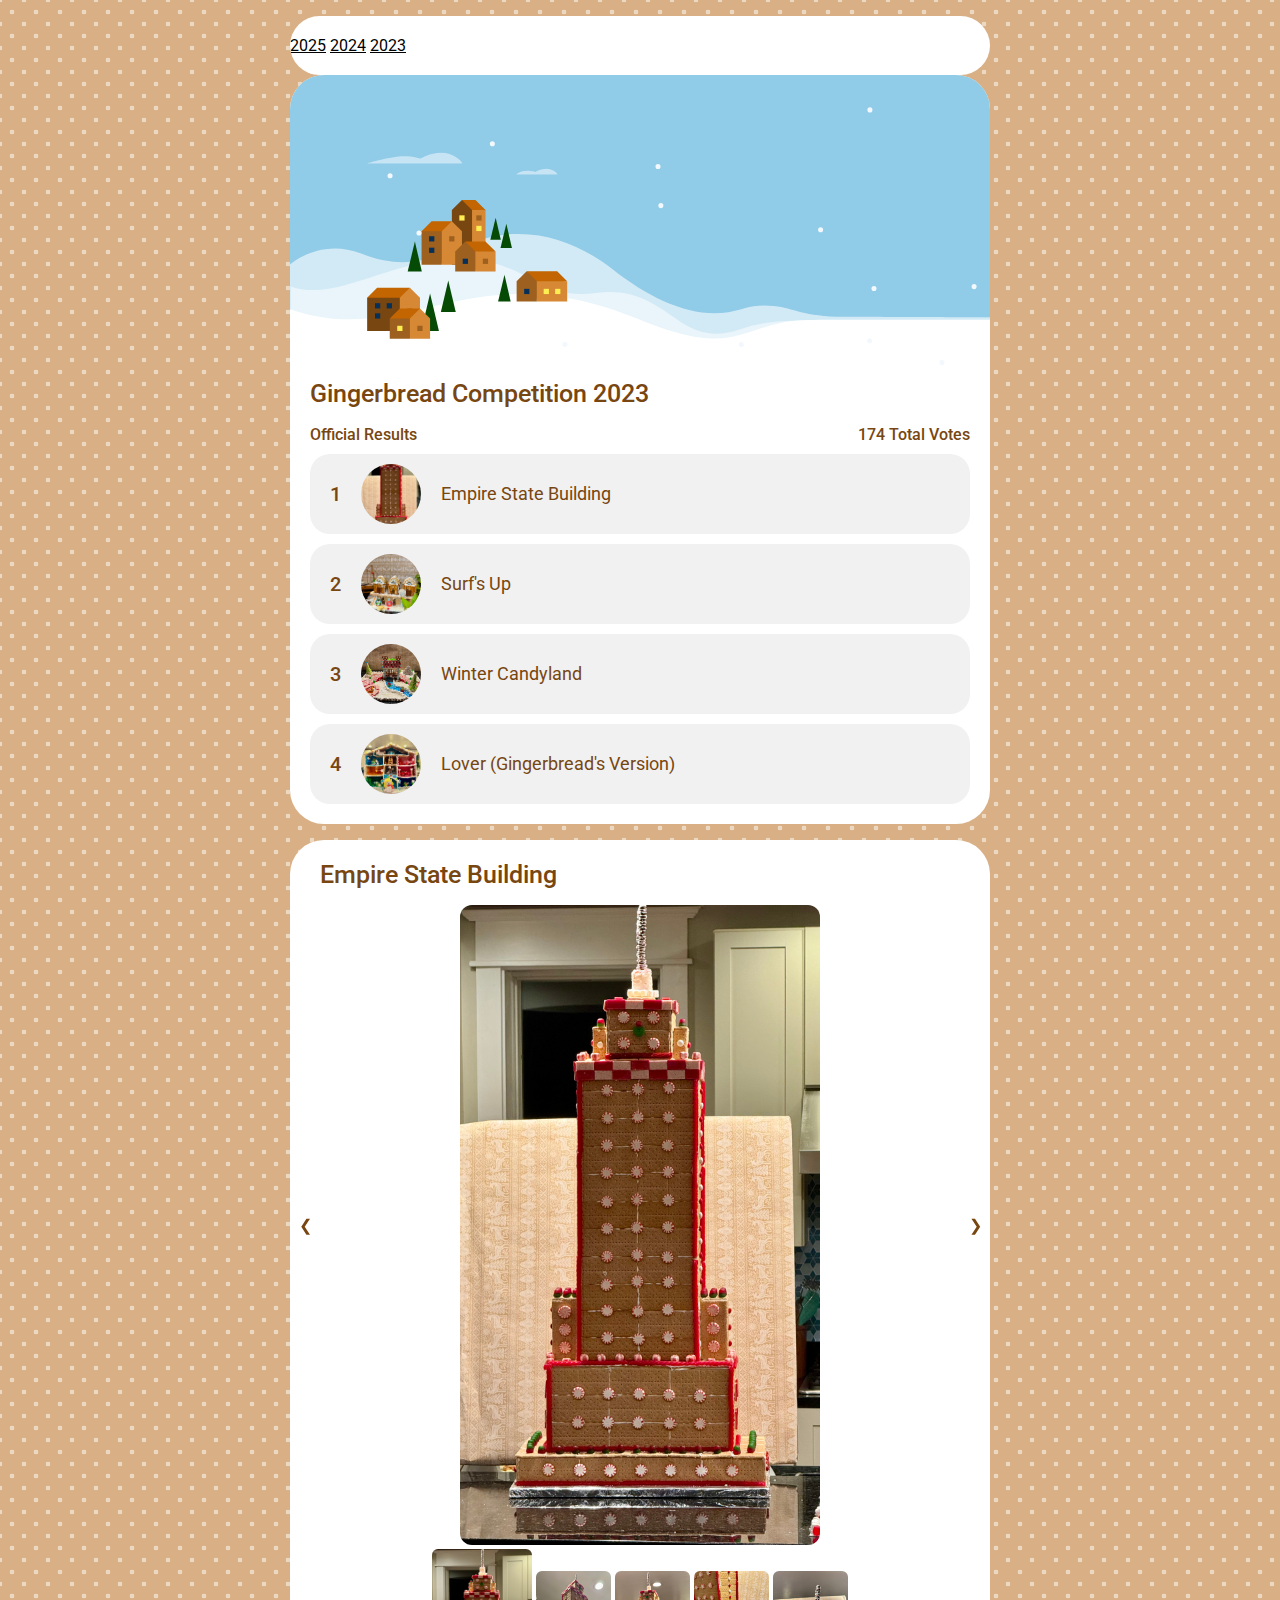
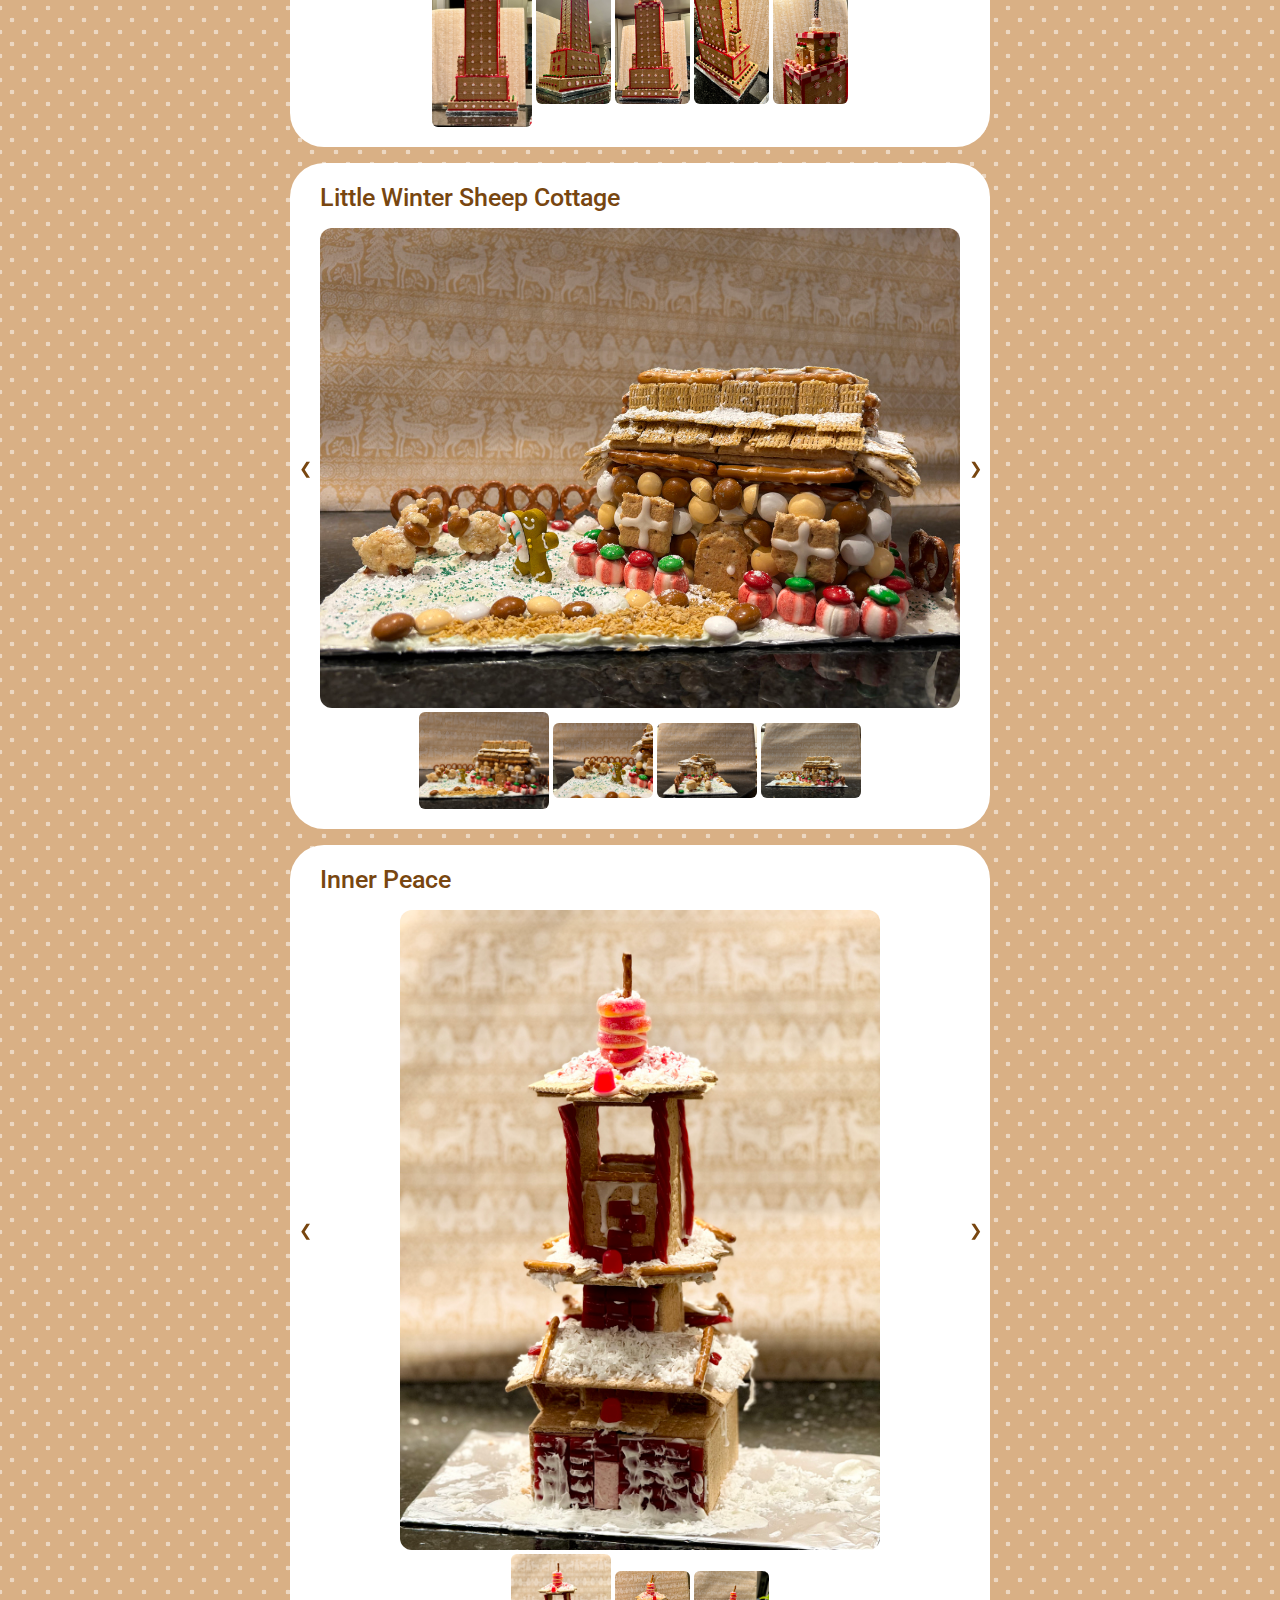
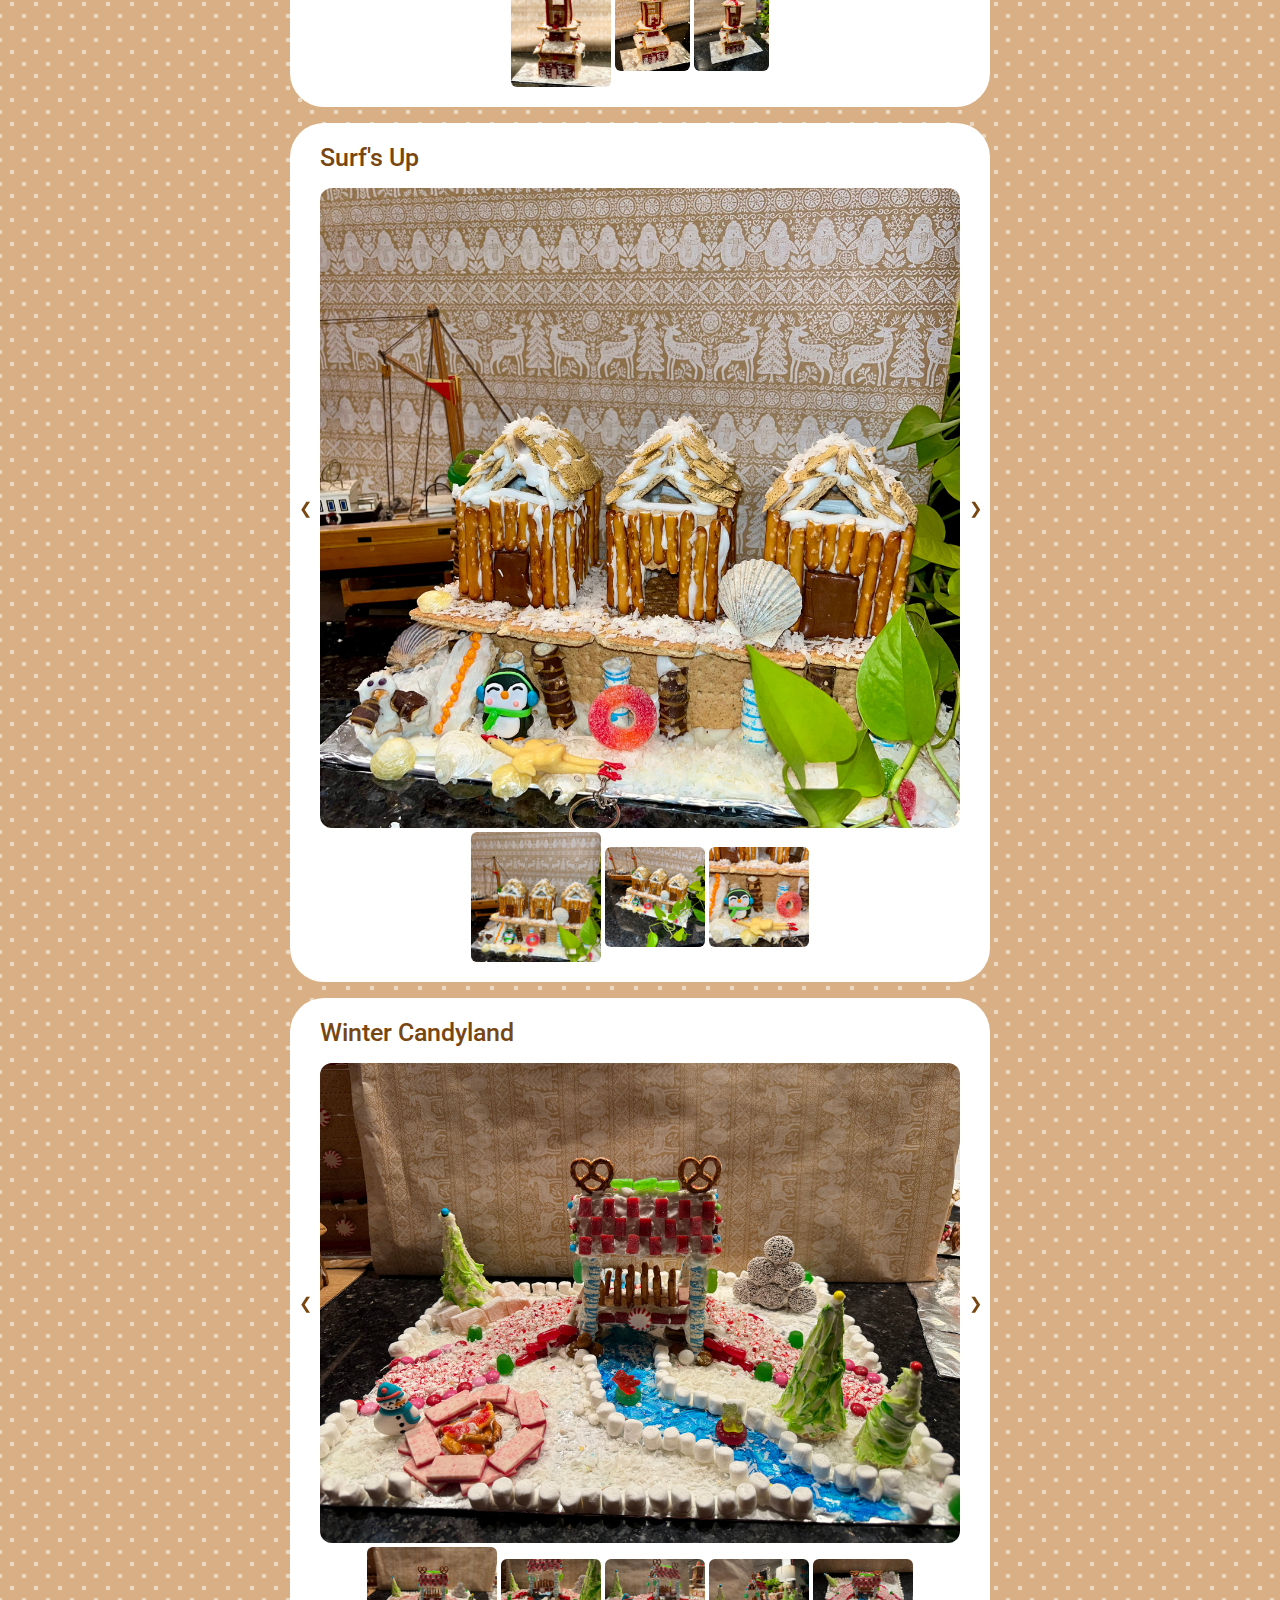
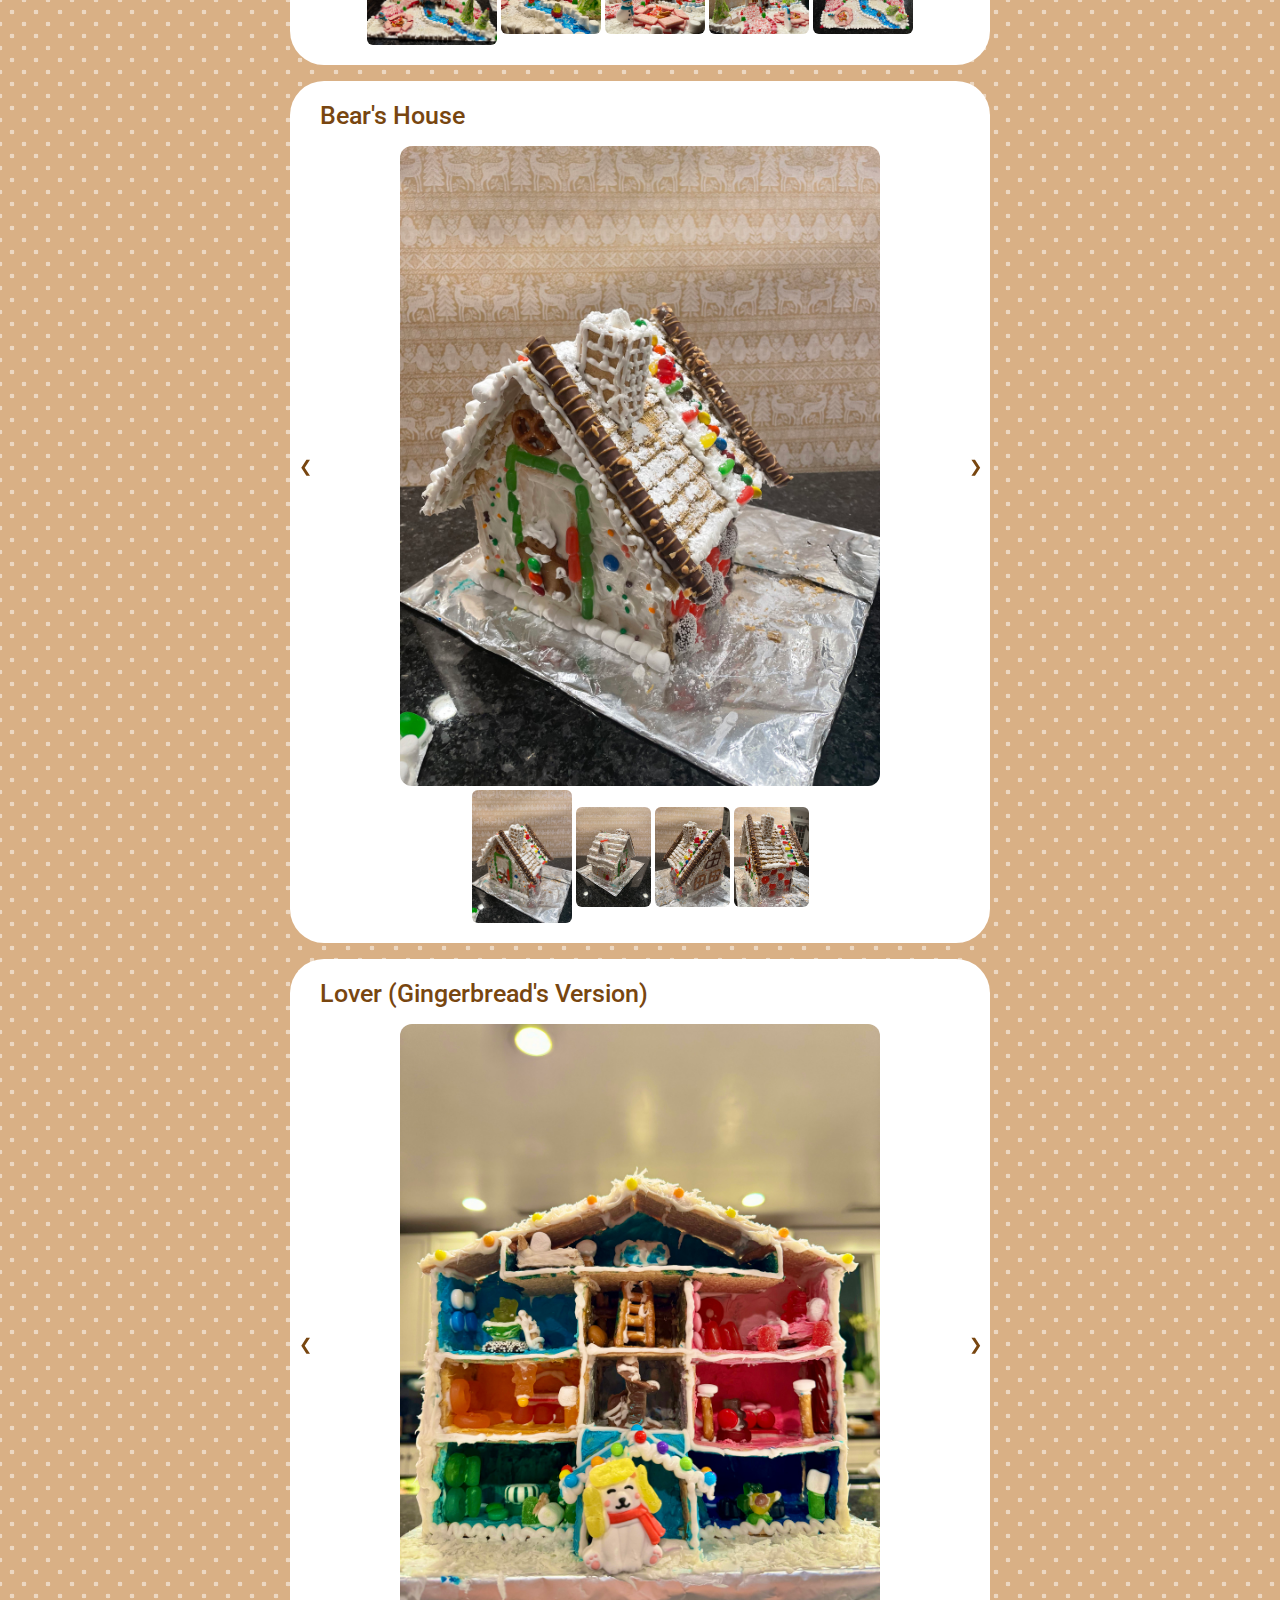
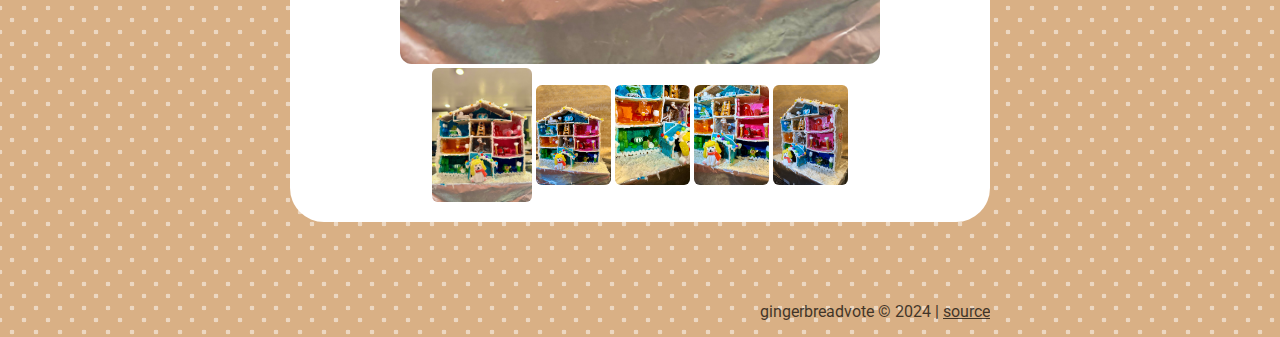
<file: 2023/index.html>
<!doctype html>
<html lang="en">

<head>
    <title>Gingerbread Vote</title>
    <meta name="description" content="Gingerbread House Competition Gallery and Voting">
    <!-- Preview -->
    <meta property="og:type" content="website">
    <meta property="og:image" content="https://gingerbreadvote.com/assets/preview.jpg" /> <!-- Christmas Vectors by Vecteezy (vecteezy.com/free-vector/christmas) -->
    <meta property="og:image:width" content="1920">
    <meta property="og:image:height" content="1920">
    <meta property="og:url" content="https://gingerbreadvote.com/">
    <meta property="og:title" content="Vote Here!"/>
    <meta property="og:description" content="Gingerbread House Competition"/>
    <meta property="og:locale" content="en_US" />
    <meta name="twitter:card" content="summary_large_image">
    <meta name="twitter:image" content="https://gingerbreadvote.com/assets/preview.jpg">
    <!-- Favicon -->
    <link rel="icon" type="image/png" href="../assets/favicon.png">
    <!-- Responsive -->
    <meta name="viewport" content="width=device-width, initial-scale=1.0">
    <!-- Google Fonts -->
    <link rel="preconnect" href="https://fonts.googleapis.com">
    <link rel="preconnect" href="https://fonts.gstatic.com" crossorigin>
    <link href="https://fonts.googleapis.com/css2?family=Roboto:ital,wght@0,100;0,300;0,400;0,500;0,700;0,900;1,100;1,300;1,400;1,500;1,700;1,900&display=swap" rel="stylesheet">
    <!-- Custom JavaScript -->
    <script type="text/javascript" src="../script.js"></script>
    <!-- Custom CSS -->
    <link rel="stylesheet" href="../styles.css">
</head>

<body>
    <div class="container">

        <div class="card navbar">
            <a href="../">2025</a>
            <a href="../2024/">2024</a>
            <a href="./" class="nav-selected">2023</a>
        </div>


        <div class="main-card">
            <!-- Modified SVG from SVGator (svgator.com) -->
            <img id="snow-animation" src="../assets/snow-animation.svg"/>
            <div class="centered-overlay">
                <div>
                    <h2 id="countdown-title">VOTING CLOSED</h2>
                </div>
                <!-- <div id="countdown">
                    <div class="countdown-block">
                        <p id="days" class="countdown-digit"></p>
                        <p class="countdown-label">DAYS</p>
                    </div>
                    <div class="countdown-block">
                        <p id="hours" class="countdown-digit"></p>
                        <p class="countdown-label">HOURS</p>
                    </div>
                    <div class="countdown-block">
                        <p id="minutes" class="countdown-digit"></p>
                        <p class="countdown-label">MINUTES</p>
                    </div>
                    <div class="countdown-block">
                        <p id="seconds" class="countdown-digit"></p>
                        <p class="countdown-label">SECONDS</p>
                    </div>
                </div> -->
            </div>
            <div class="main-info">
                <h1 id="title">Gingerbread Competition 2023</h1>
                <!-- <p>It's time for our annual gingerbread house competition!
                    This year's theme is 'Fictional Worlds.'
                    Please participate in our tradition by enjoying and judging our creations.
                    First admire the gallery of houses below,
                    then vote for your favorite in the form at the end!
                    Remember that all houses are entirely composed of edible materials.
                    Merry Christmas!
                </p> -->
                <div class="results-title">
                    <p class="results-label">Official Results</p>
                    <p class="results-total">174 Total Votes</p>
                </div>
                <a class="result"  onclick="scroll_to_id('empire-state')">
                    <span>1</span>
                    <img src="gallery/empire_state/1.jpg">
                    <p>Empire State Building</p>
                </a>
                <a class="result"  onclick="scroll_to_id('surfs-up')">
                    <span>2</span>
                    <img src="gallery/surfs_up/1.jpg">
                    <p>Surf's Up</p>
                </a>
                <a class="result"  onclick="scroll_to_id('harry-potter')">
                    <span>3</span>
                    <img src="gallery/winter_candyland/1.jpg">
                    <p>Winter Candyland</p>
                </a>
                <a class="result"  onclick="scroll_to_id('taylor-swift-lover')">
                    <span>4</span>
                    <img src="gallery/taylor_swift_lover/1.jpg">
                    <p>Lover (Gingerbread's Version)</p>
                </a>
            </div>
        </div>

        <div id="entries">


            <div class="card" id="empire-state">
                <div class="card-title">
                    <h1>Empire State Building</h1>
                    <!-- <img class="logo" src="gallery/empire_state/logo.png" width="90px"> -->
                </div>
                <p class="card-text">
                </p>
                <div class="image-slideshow">
                    <button class="image-arrow" onclick="move_slideshow('empire-state', direction=-1)">&#10094;</button>
                    <div class="main-image" data-index="0">
                        <img src="gallery/empire_state/1.jpg" class="image-lg shown">
                        <img src="gallery/empire_state/2.jpg" class="image-lg">
                        <img src="gallery/empire_state/3.jpg" class="image-lg">
                        <img src="gallery/empire_state/4.jpg" class="image-lg">
                        <img src="gallery/empire_state/5.jpg" class="image-lg">
                    </div>
                    <button class="image-arrow" onclick="move_slideshow('empire-state', direction=+1)">&#10095;</button>
                </div>
                <div class="image-previews">
                    <img src="gallery/empire_state/1.jpg" onclick="move_slideshow('empire-state', direction=null, target=0)" class="image-sm tall selected-image" >
                    <img src="gallery/empire_state/2.jpg" onclick="move_slideshow('empire-state', direction=null, target=1)" class="image-sm tall">
                    <img src="gallery/empire_state/3.jpg" onclick="move_slideshow('empire-state', direction=null, target=2)" class="image-sm tall">
                    <img src="gallery/empire_state/4.jpg" onclick="move_slideshow('empire-state', direction=null, target=3)" class="image-sm tall">
                    <img src="gallery/empire_state/5.jpg" onclick="move_slideshow('empire-state', direction=null, target=4)" class="image-sm tall">
                </div>
            </div>


            <div class="card" id="taylor-swift-lover">
                <div class="card-title">
                    <h1>Lover (Gingerbread's Version)</h1>
                    <!-- <img class="logo" src="gallery/taylor_swift_lover/logo.png" width="100px"> -->
                </div>
                <p class="card-text">
                </p>
                <div class="image-slideshow">
                    <button class="image-arrow" onclick="move_slideshow('taylor-swift-lover', direction=-1)">&#10094;</button>
                    <div class="main-image" data-index="0">
                        <img src="gallery/taylor_swift_lover/1.jpg" class="image-lg shown">
                        <img src="gallery/taylor_swift_lover/2.jpg" class="image-lg">
                        <img src="gallery/taylor_swift_lover/3.jpg" class="image-lg">
                        <img src="gallery/taylor_swift_lover/4.jpg" class="image-lg">
                        <img src="gallery/taylor_swift_lover/5.jpg" class="image-lg">
                    </div>
                    <button class="image-arrow" onclick="move_slideshow('taylor-swift-lover', direction=+1)">&#10095;</button>
                </div>
                <div class="image-previews">
                    <img src="gallery/taylor_swift_lover/1.jpg" onclick="move_slideshow('taylor-swift-lover', direction=null, target=0)" class="image-sm tall selected-image" >
                    <img src="gallery/taylor_swift_lover/2.jpg" onclick="move_slideshow('taylor-swift-lover', direction=null, target=1)" class="image-sm tall">
                    <img src="gallery/taylor_swift_lover/3.jpg" onclick="move_slideshow('taylor-swift-lover', direction=null, target=2)" class="image-sm tall">
                    <img src="gallery/taylor_swift_lover/4.jpg" onclick="move_slideshow('taylor-swift-lover', direction=null, target=3)" class="image-sm tall">
                    <img src="gallery/taylor_swift_lover/5.jpg" onclick="move_slideshow('taylor-swift-lover', direction=null, target=4)" class="image-sm tall">
                </div>
            </div>

            <div class="card" id="winter-candyland">
                <div class="card-title">
                    <h1>Winter Candyland</h1>
                    <!-- <img class="logo" src="gallery/winter_candyland/logo.png" width="110px"> -->
                </div>
                <p class="card-text">
                </p>
                <div class="image-slideshow">
                    <button class="image-arrow" onclick="move_slideshow('winter-candyland', direction=-1)">&#10094;</button>
                    <div class="main-image" data-index="0">
                        <img src="gallery/winter_candyland/1.jpg" class="image-lg shown">
                        <img src="gallery/winter_candyland/2.jpg" class="image-lg">
                        <img src="gallery/winter_candyland/3.jpg" class="image-lg">
                        <img src="gallery/winter_candyland/4.jpg" class="image-lg">
                        <img src="gallery/winter_candyland/5.jpg" class="image-lg">
                    </div>
                    <button class="image-arrow" onclick="move_slideshow('winter-candyland', direction=+1)">&#10095;</button>
                </div>
                <div class="image-previews">
                    <img src="gallery/winter_candyland/1.jpg" onclick="move_slideshow('winter-candyland', direction=null, target=0)" class="image-sm wide selected-image" >
                    <img src="gallery/winter_candyland/2.jpg" onclick="move_slideshow('winter-candyland', direction=null, target=1)" class="image-sm wide">
                    <img src="gallery/winter_candyland/3.jpg" onclick="move_slideshow('winter-candyland', direction=null, target=2)" class="image-sm wide">
                    <img src="gallery/winter_candyland/4.jpg" onclick="move_slideshow('winter-candyland', direction=null, target=3)" class="image-sm wide">
                    <img src="gallery/winter_candyland/5.jpg" onclick="move_slideshow('winter-candyland', direction=null, target=4)" class="image-sm wide">
                </div>
            </div>

            <div class="card" id="surfs-up">
                <div class="card-title">
                    <h1>Surf's Up</h1>
                    <!-- <img class="logo" src="gallery/surfs_up/logo.png" width="90px"> -->
                </div>
                <p class="card-text">
                </p>
                <div class="image-slideshow">
                    <button class="image-arrow" onclick="move_slideshow('surfs-up', direction=-1)">&#10094;</button>
                    <div class="main-image" data-index="0">
                        <img src="gallery/surfs_up/1.jpg" class="image-lg shown">
                        <img src="gallery/surfs_up/2.jpg" class="image-lg">
                        <img src="gallery/surfs_up/3.jpg" class="image-lg">
                    </div>
                    <button class="image-arrow" onclick="move_slideshow('surfs-up', direction=+1)">&#10095;</button>
                </div>
                <div class="image-previews">
                    <img src="gallery/surfs_up/1.jpg" onclick="move_slideshow('surfs-up', direction=null, target=0)" class="image-sm wide selected-image" >
                    <img src="gallery/surfs_up/2.jpg" onclick="move_slideshow('surfs-up', direction=null, target=1)" class="image-sm wide">
                    <img src="gallery/surfs_up/3.jpg" onclick="move_slideshow('surfs-up', direction=null, target=2)" class="image-sm wide">
                </div>
            </div>

            <div class="card" id="sheep-cottage">
                <div class="card-title">
                    <h1>Little Winter Sheep Cottage</h1>
                    <!-- <img class="logo" src="gallery/sheep_cottage/logo.png" width="120px"> -->
                </div>
                <p class="card-text"></p>
                <div class="image-slideshow">
                    <button class="image-arrow" onclick="move_slideshow('sheep-cottage', direction=-1)">&#10094;</button>
                    <div class="main-image" data-index="0">
                        <img src="gallery/sheep_cottage/1.jpg" class="image-lg shown">
                        <img src="gallery/sheep_cottage/2.jpg" class="image-lg">
                        <img src="gallery/sheep_cottage/3.jpg" class="image-lg">
                        <img src="gallery/sheep_cottage/4.jpg" class="image-lg">
                    </div>
                    <button class="image-arrow" onclick="move_slideshow('sheep-cottage', direction=+1)">&#10095;</button>
                </div>
                <div class="image-previews">
                    <img src="gallery/sheep_cottage/1.jpg" onclick="move_slideshow('sheep-cottage', direction=null, target=0)" class="image-sm wide selected-image" >
                    <img src="gallery/sheep_cottage/2.jpg" onclick="move_slideshow('sheep-cottage', direction=null, target=1)" class="image-sm wide">
                    <img src="gallery/sheep_cottage/3.jpg" onclick="move_slideshow('sheep-cottage', direction=null, target=2)" class="image-sm wide">
                    <img src="gallery/sheep_cottage/4.jpg" onclick="move_slideshow('sheep-cottage', direction=null, target=3)" class="image-sm wide">
                </div>
            </div>

            <div class="card" id="japan-inner-peace">
                <div class="card-title">
                    <h1>Inner Peace</h1>
                    <!-- <img class="logo" src="gallery/japan_inner_peace/logo.png" width="100px"> -->
                </div>
                <p class="card-text">
                </p>
                <div class="image-slideshow">
                    <button class="image-arrow" onclick="move_slideshow('japan-inner-peace', direction=-1)">&#10094;</button>
                    <div class="main-image" data-index="0">
                        <img src="gallery/japan_inner_peace/1.jpg" class="image-lg shown">
                        <img src="gallery/japan_inner_peace/2.jpg" class="image-lg">
                        <img src="gallery/japan_inner_peace/3.jpg" class="image-lg">
                    </div>
                    <button class="image-arrow" onclick="move_slideshow('japan-inner-peace', direction=+1)">&#10095;</button>
                </div>
                <div class="image-previews">
                    <img src="gallery/japan_inner_peace/1.jpg" onclick="move_slideshow('japan-inner-peace', direction=null, target=0)" class="image-sm tall selected-image" >
                    <img src="gallery/japan_inner_peace/2.jpg" onclick="move_slideshow('japan-inner-peace', direction=null, target=1)" class="image-sm tall">
                    <img src="gallery/japan_inner_peace/3.jpg" onclick="move_slideshow('japan-inner-peace', direction=null, target=2)" class="image-sm tall">
                </div>
            </div>

            <div class="card" id="bears-house">
                <div class="card-title">
                    <h1>Bear's House</h1>
                    <!-- <img class="logo" src="gallery/bears_house/logo.png" width="100px"> -->
                </div>
                <p class="card-text"></p>
                <div class="image-slideshow">
                    <button class="image-arrow" onclick="move_slideshow('bears-house', direction=-1)">&#10094;</button>
                    <div class="main-image" data-index="0">
                        <img src="gallery/bears_house/1.jpg" class="image-lg shown">
                        <img src="gallery/bears_house/2.jpg" class="image-lg">
                        <img src="gallery/bears_house/3.jpg" class="image-lg">
                        <img src="gallery/bears_house/4.jpg" class="image-lg">
                    </div>
                    <button class="image-arrow" onclick="move_slideshow('bears-house', direction=+1)">&#10095;</button>
                </div>
                <div class="image-previews">
                    <img src="gallery/bears_house/1.jpg" onclick="move_slideshow('bears-house', direction=null, target=0)" class="image-sm tall selected-image" >
                    <img src="gallery/bears_house/2.jpg" onclick="move_slideshow('bears-house', direction=null, target=1)" class="image-sm tall">
                    <img src="gallery/bears_house/3.jpg" onclick="move_slideshow('bears-house', direction=null, target=2)" class="image-sm tall">
                    <img src="gallery/bears_house/4.jpg" onclick="move_slideshow('bears-house', direction=null, target=3)" class="image-sm tall">
                </div>
            </div>


        </div>

        <div id="footer">
            <p>gingerbreadvote © 2024  |  <a href="https://github.com/jebrit/gingerbreadvote" target="_blank">source</a> </p>
        </div>
    </div>
</body>

</html>
</file>
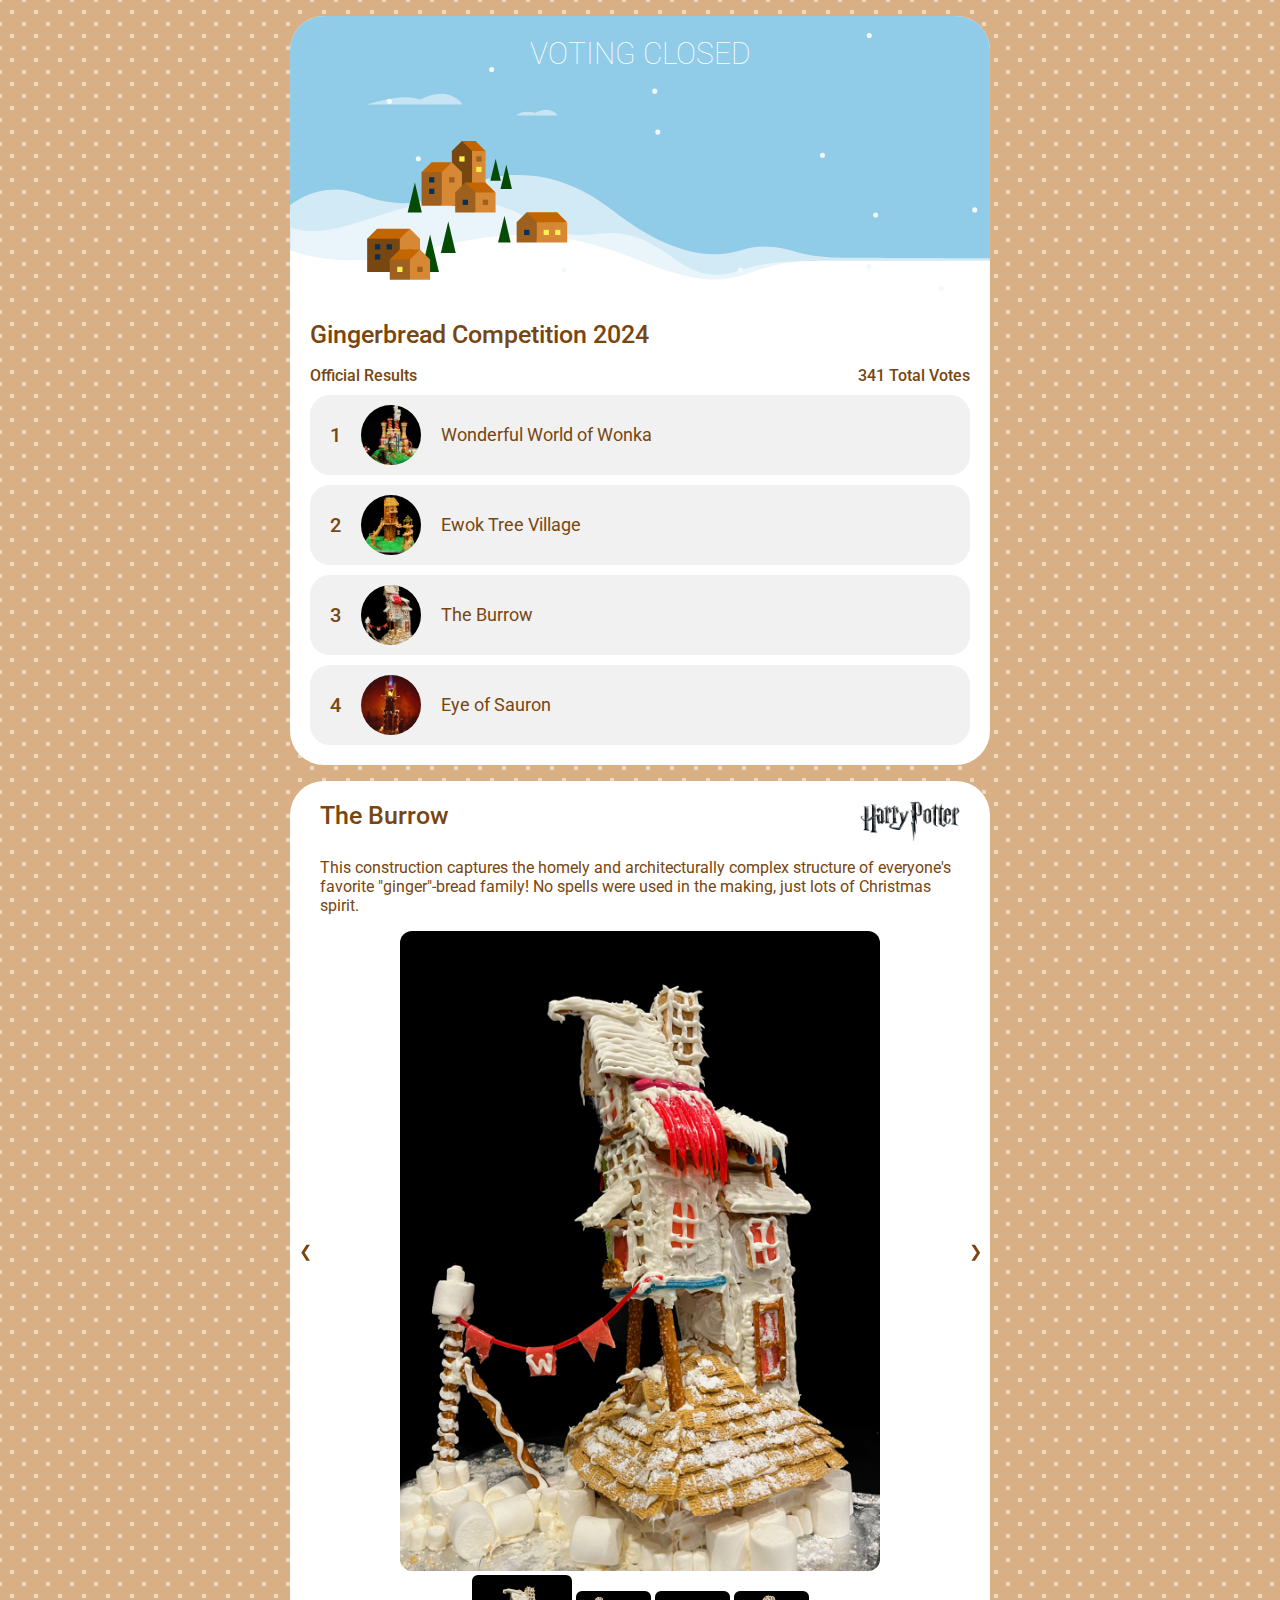
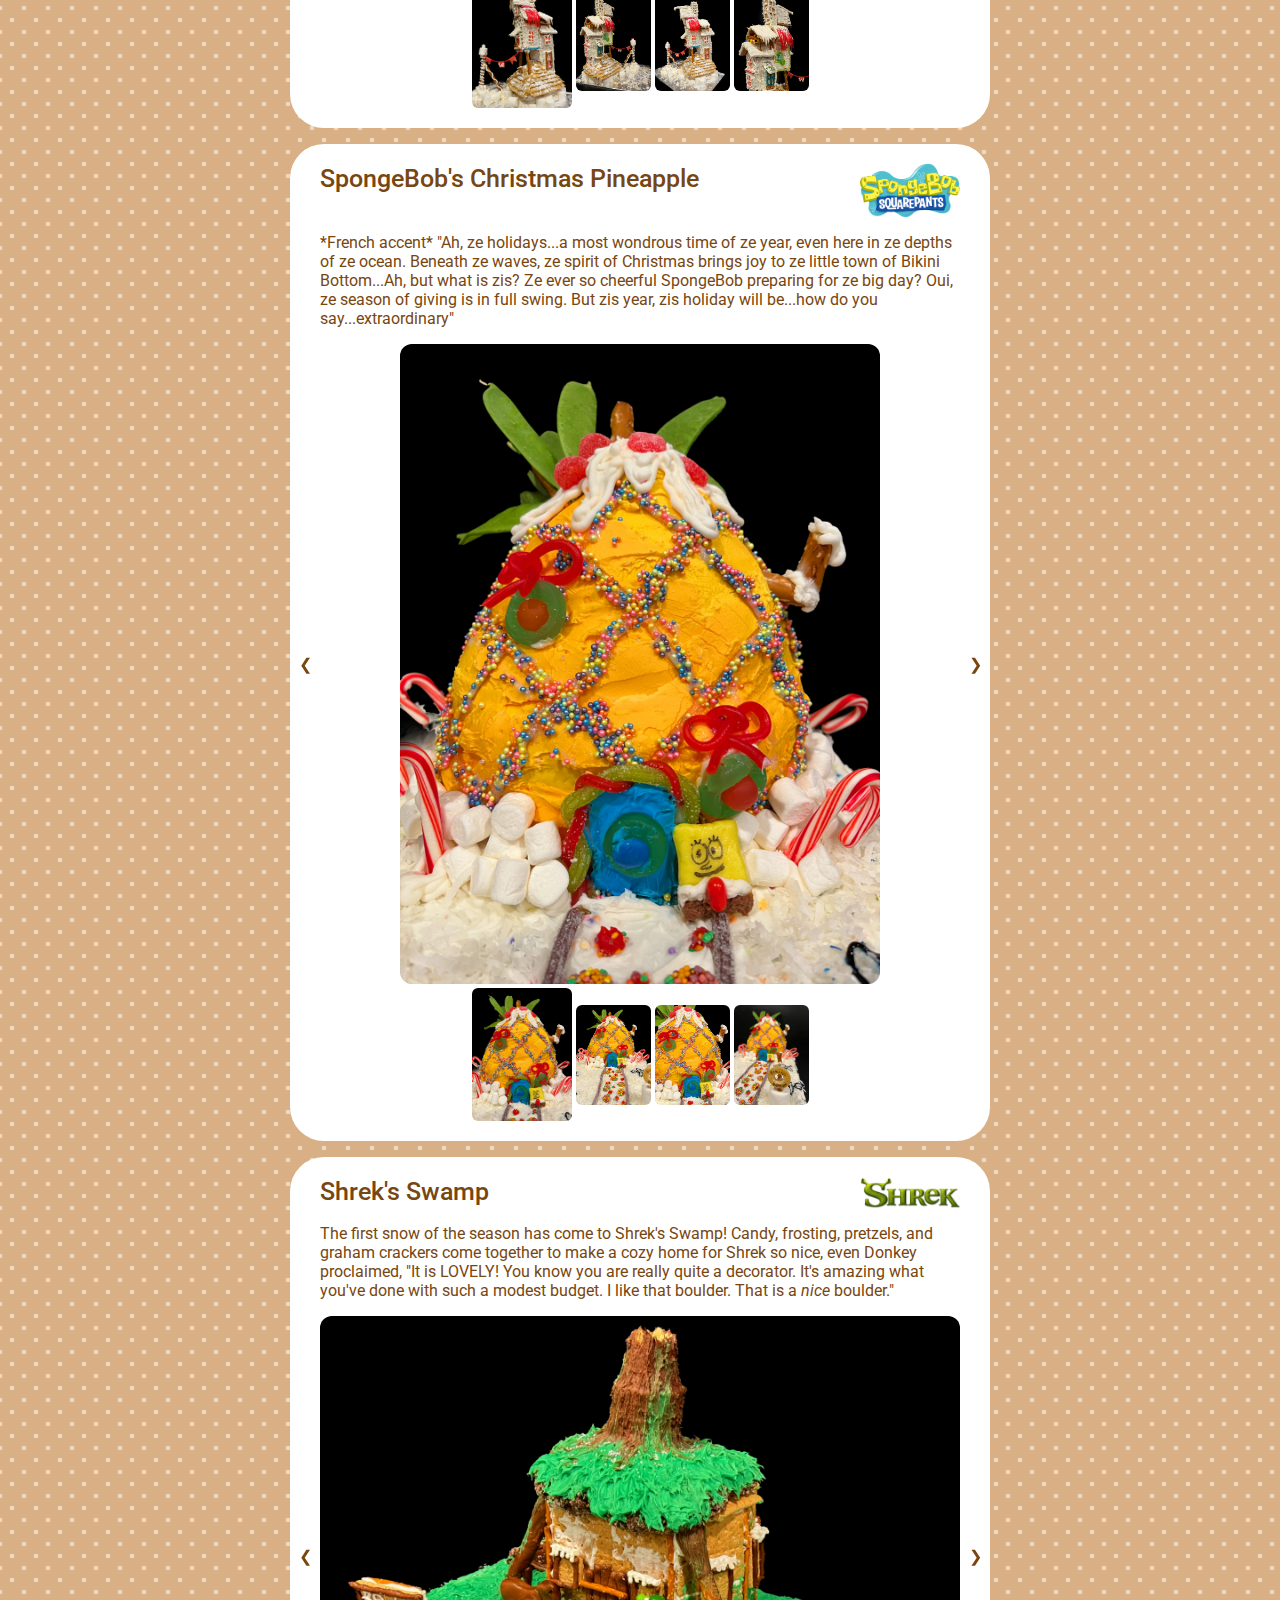
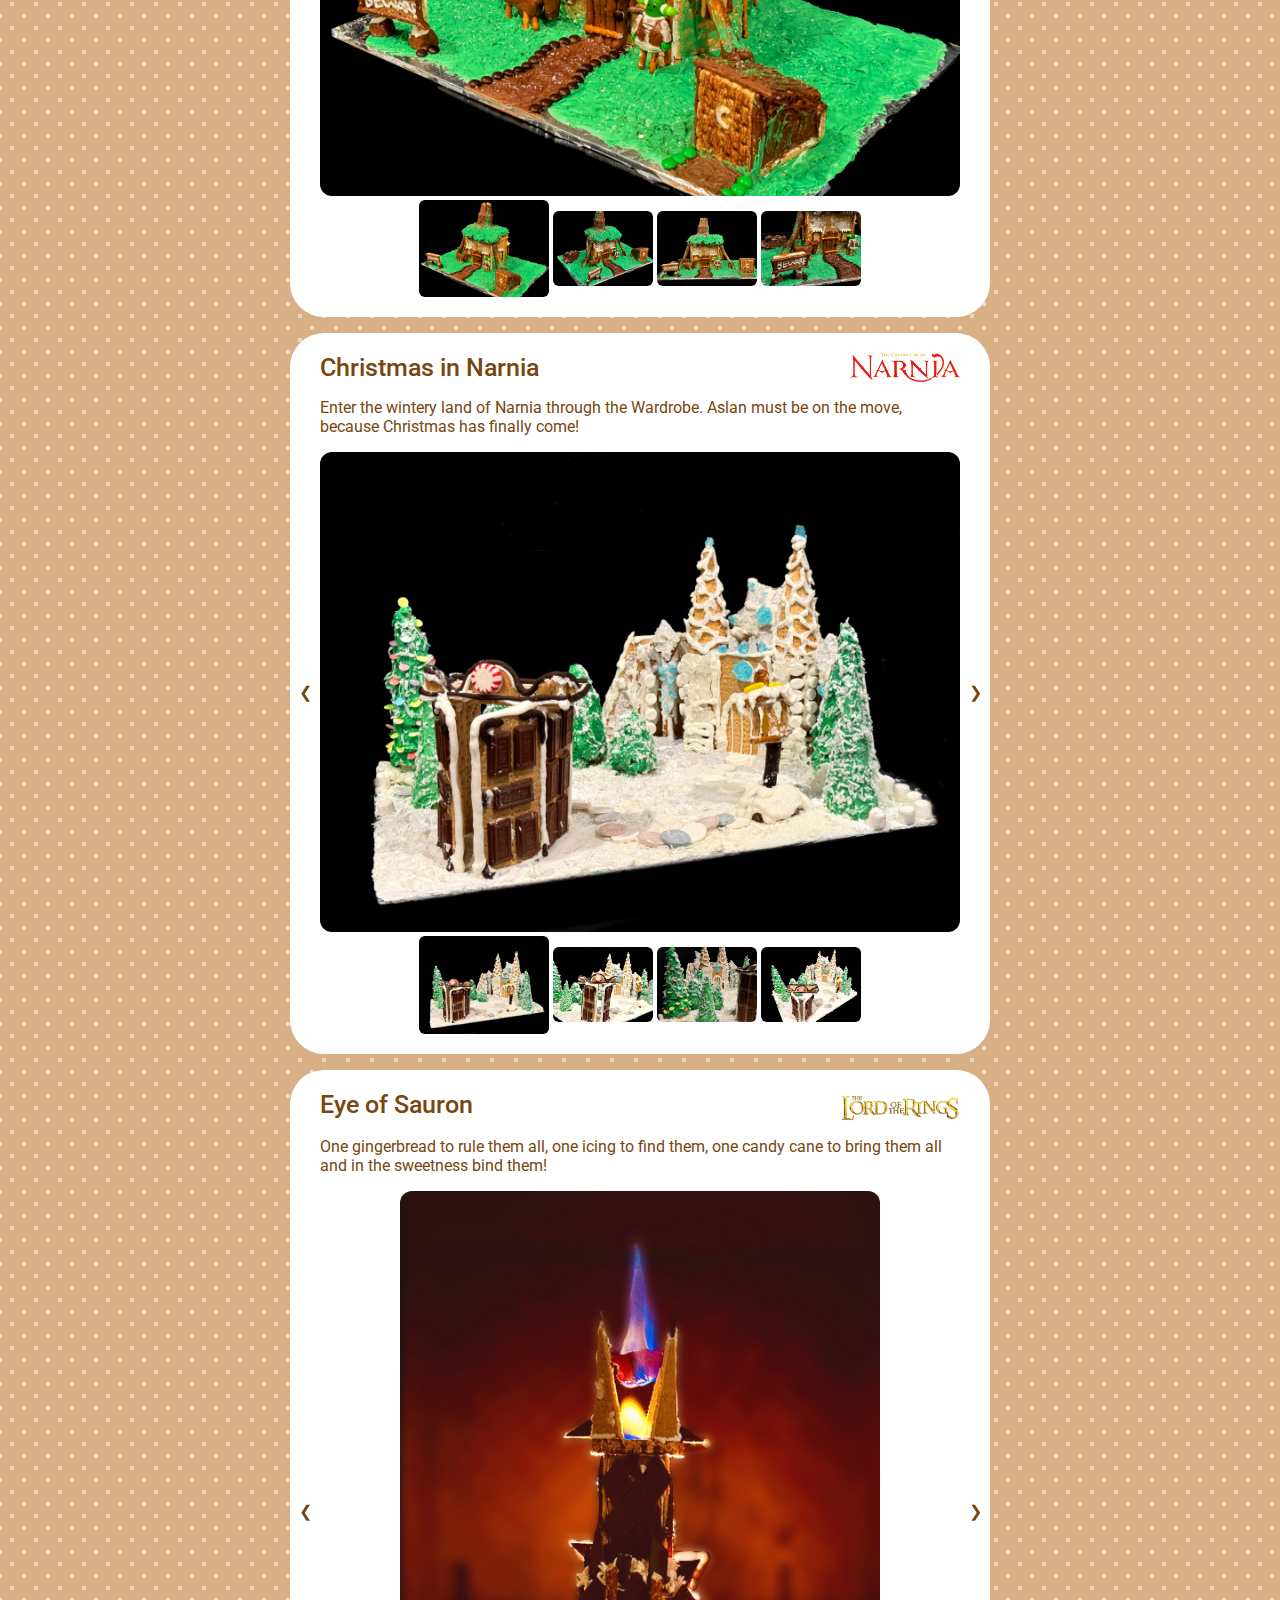
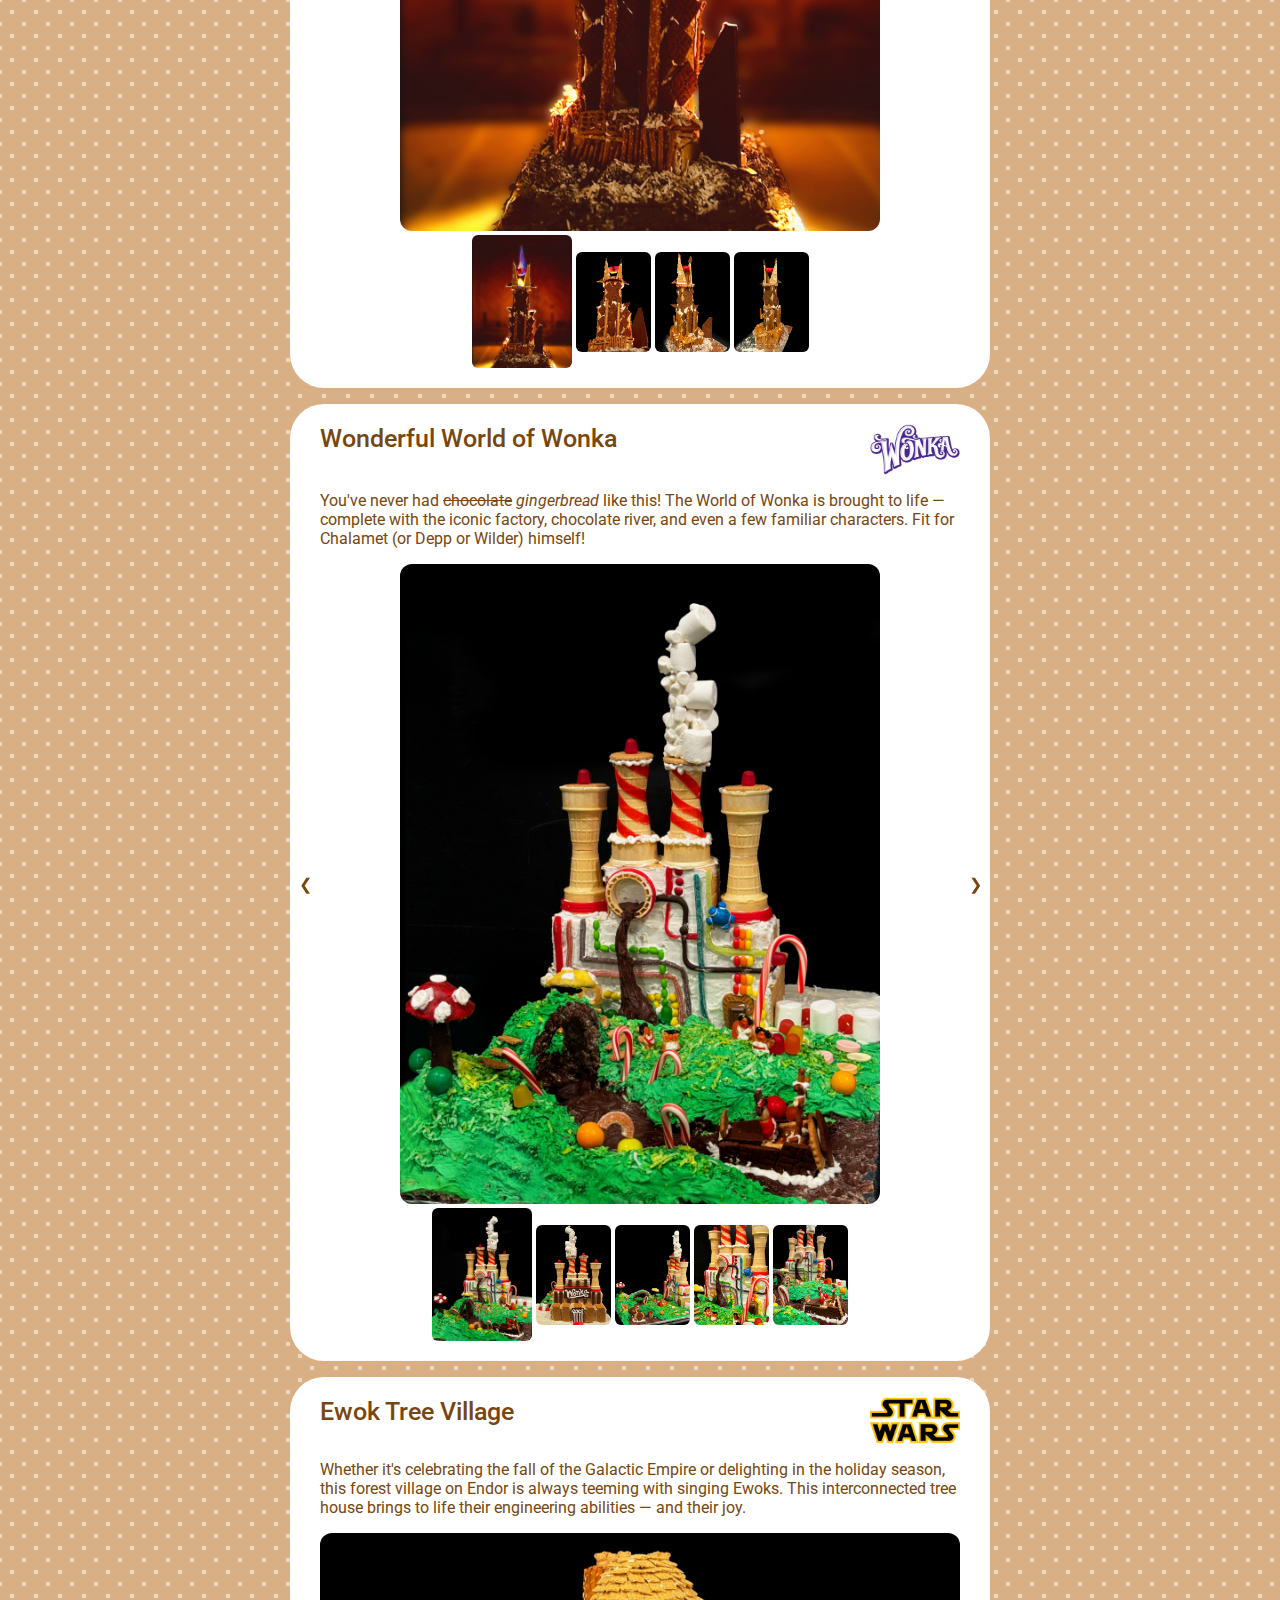
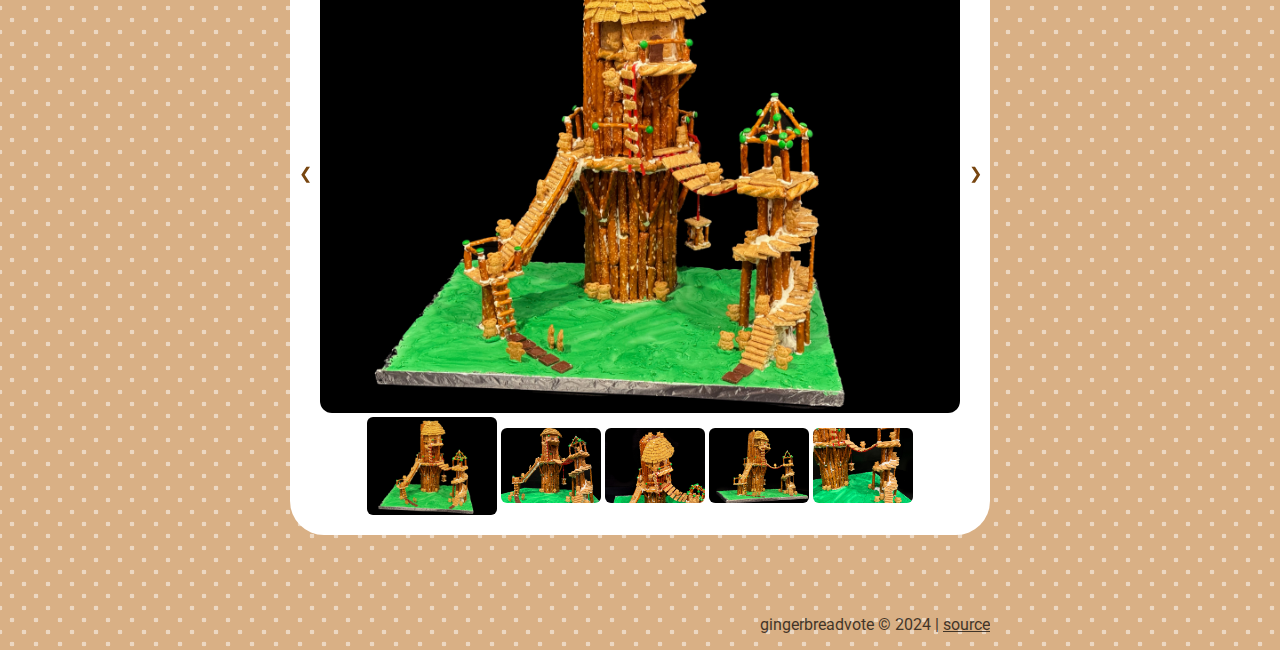
<file: 2025/index.html>
<!doctype html>
<html lang="en">

<head>
    <title>Gingerbread Vote</title>
    <meta name="description" content="Gingerbread House Competition Gallery and Voting">
    <!-- Preview -->
    <meta property="og:type" content="website">
    <meta property="og:image" content="https://gingerbreadvote.com/assets/preview.jpg" /> <!-- Christmas Vectors by Vecteezy (vecteezy.com/free-vector/christmas) -->
    <meta property="og:image:width" content="1920">
    <meta property="og:image:height" content="1920">
    <meta property="og:url" content="https://gingerbreadvote.com/">
    <meta property="og:title" content="Vote Here!"/>
    <meta property="og:description" content="Gingerbread House Competition"/>
    <meta property="og:locale" content="en_US" />
    <meta name="twitter:card" content="summary_large_image">
    <meta name="twitter:image" content="https://gingerbreadvote.com/assets/preview.jpg">
    <!-- Favicon -->
    <link rel="icon" type="image/png" href="/assets/favicon.png">
    <!-- Responsive -->
    <meta name="viewport" content="width=device-width, initial-scale=1.0">
    <!-- Google Fonts -->
    <link rel="preconnect" href="https://fonts.googleapis.com">
    <link rel="preconnect" href="https://fonts.gstatic.com" crossorigin>
    <link href="https://fonts.googleapis.com/css2?family=Roboto:ital,wght@0,100;0,300;0,400;0,500;0,700;0,900;1,100;1,300;1,400;1,500;1,700;1,900&display=swap" rel="stylesheet">
    <!-- Custom JavaScript -->
    <script type="text/javascript" src="/script.js"></script>
    <!-- Custom CSS -->
    <link rel="stylesheet" href="/styles.css">

    <!-- Redirect -->
    <meta http-equiv='refresh' content='0;url=/'>
    <script type="text/javascript">
        window.location.href = "/";
    </script>
</head>

<body>

    <div class="container">

    </div>

</body>

</html>
</file>
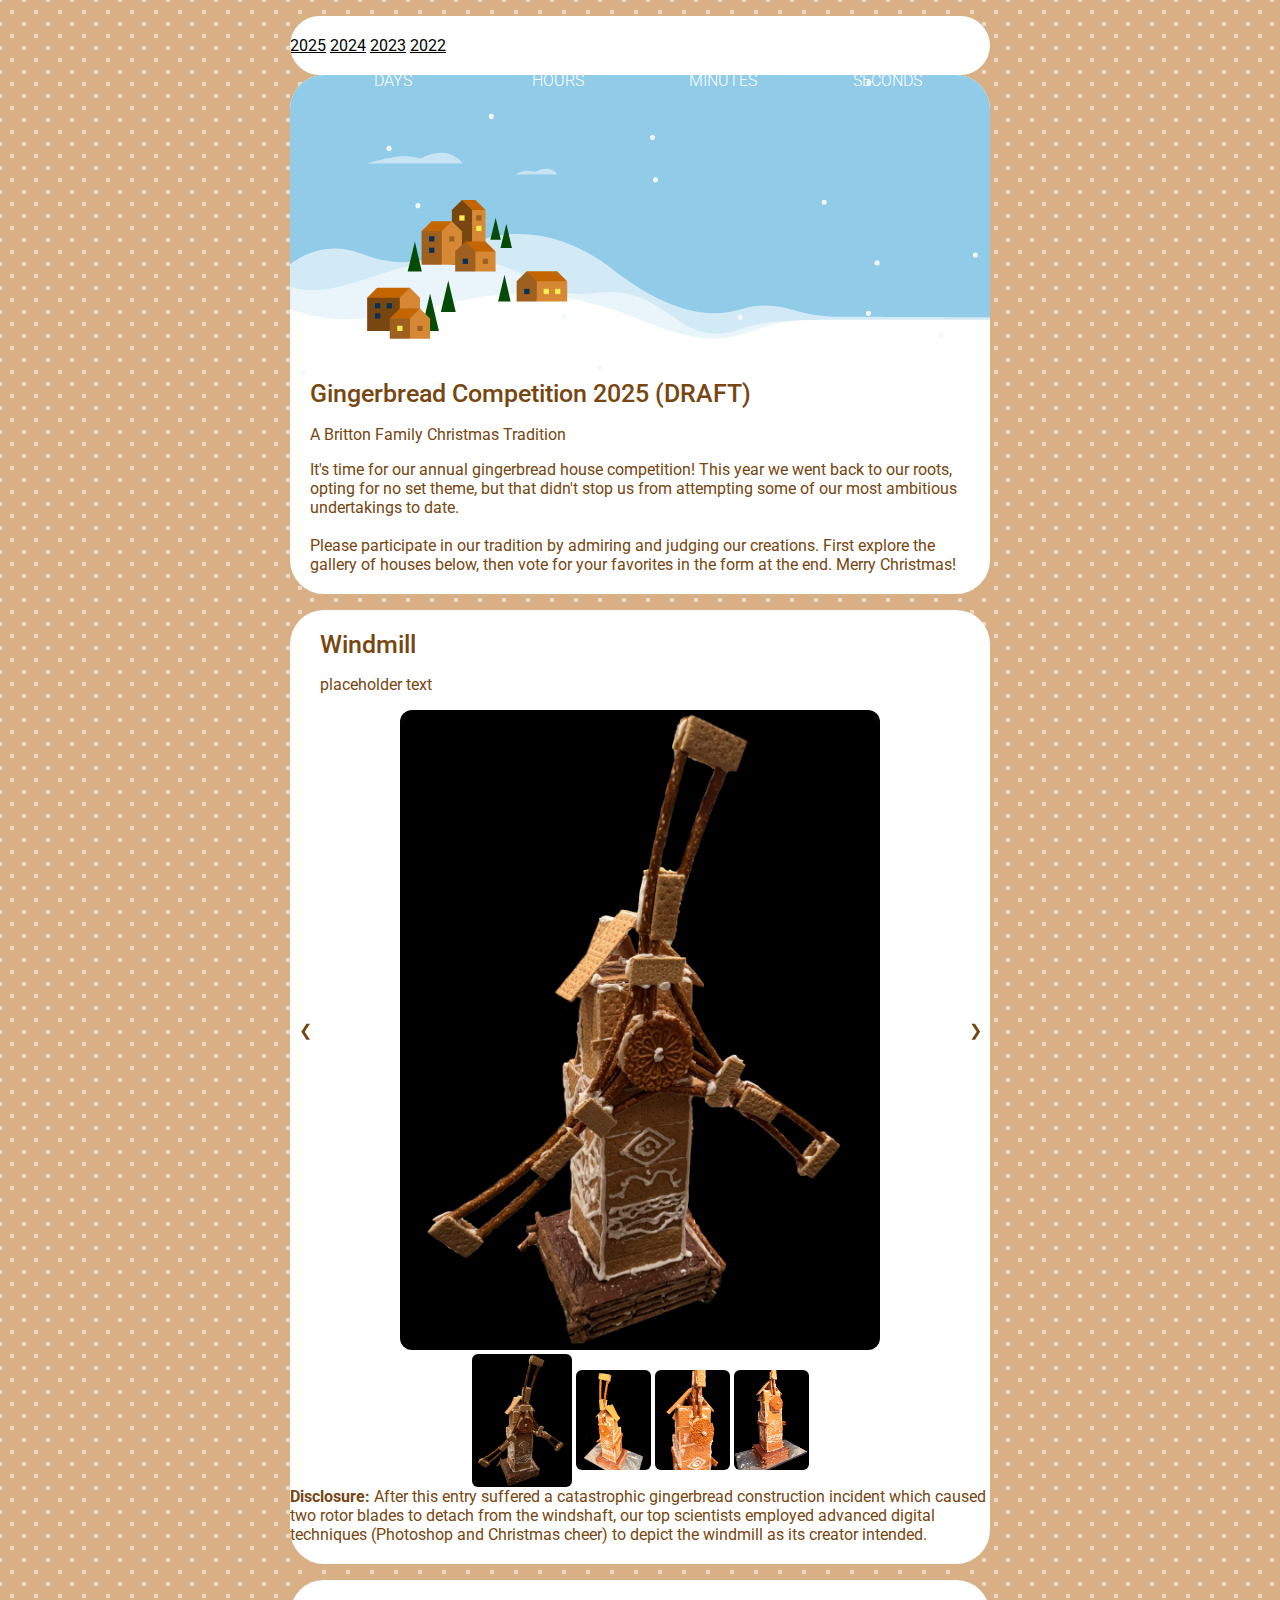
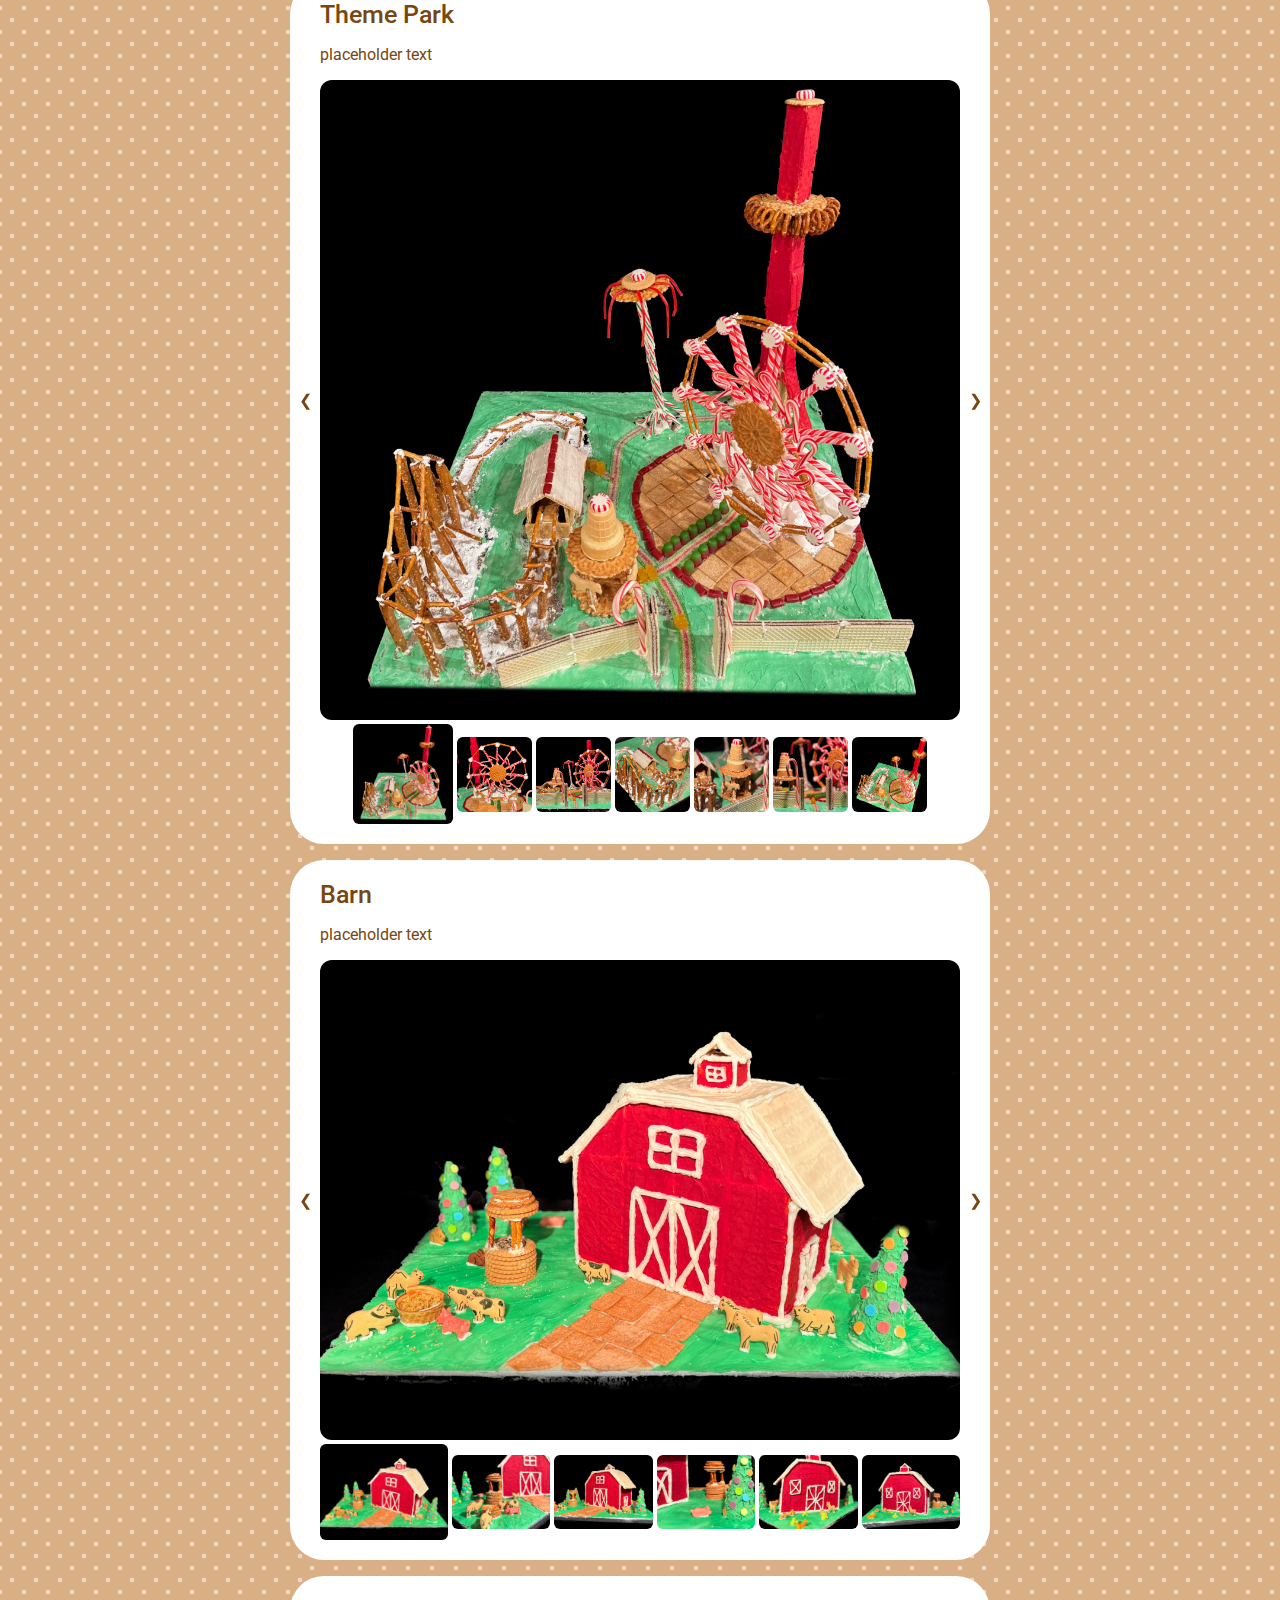
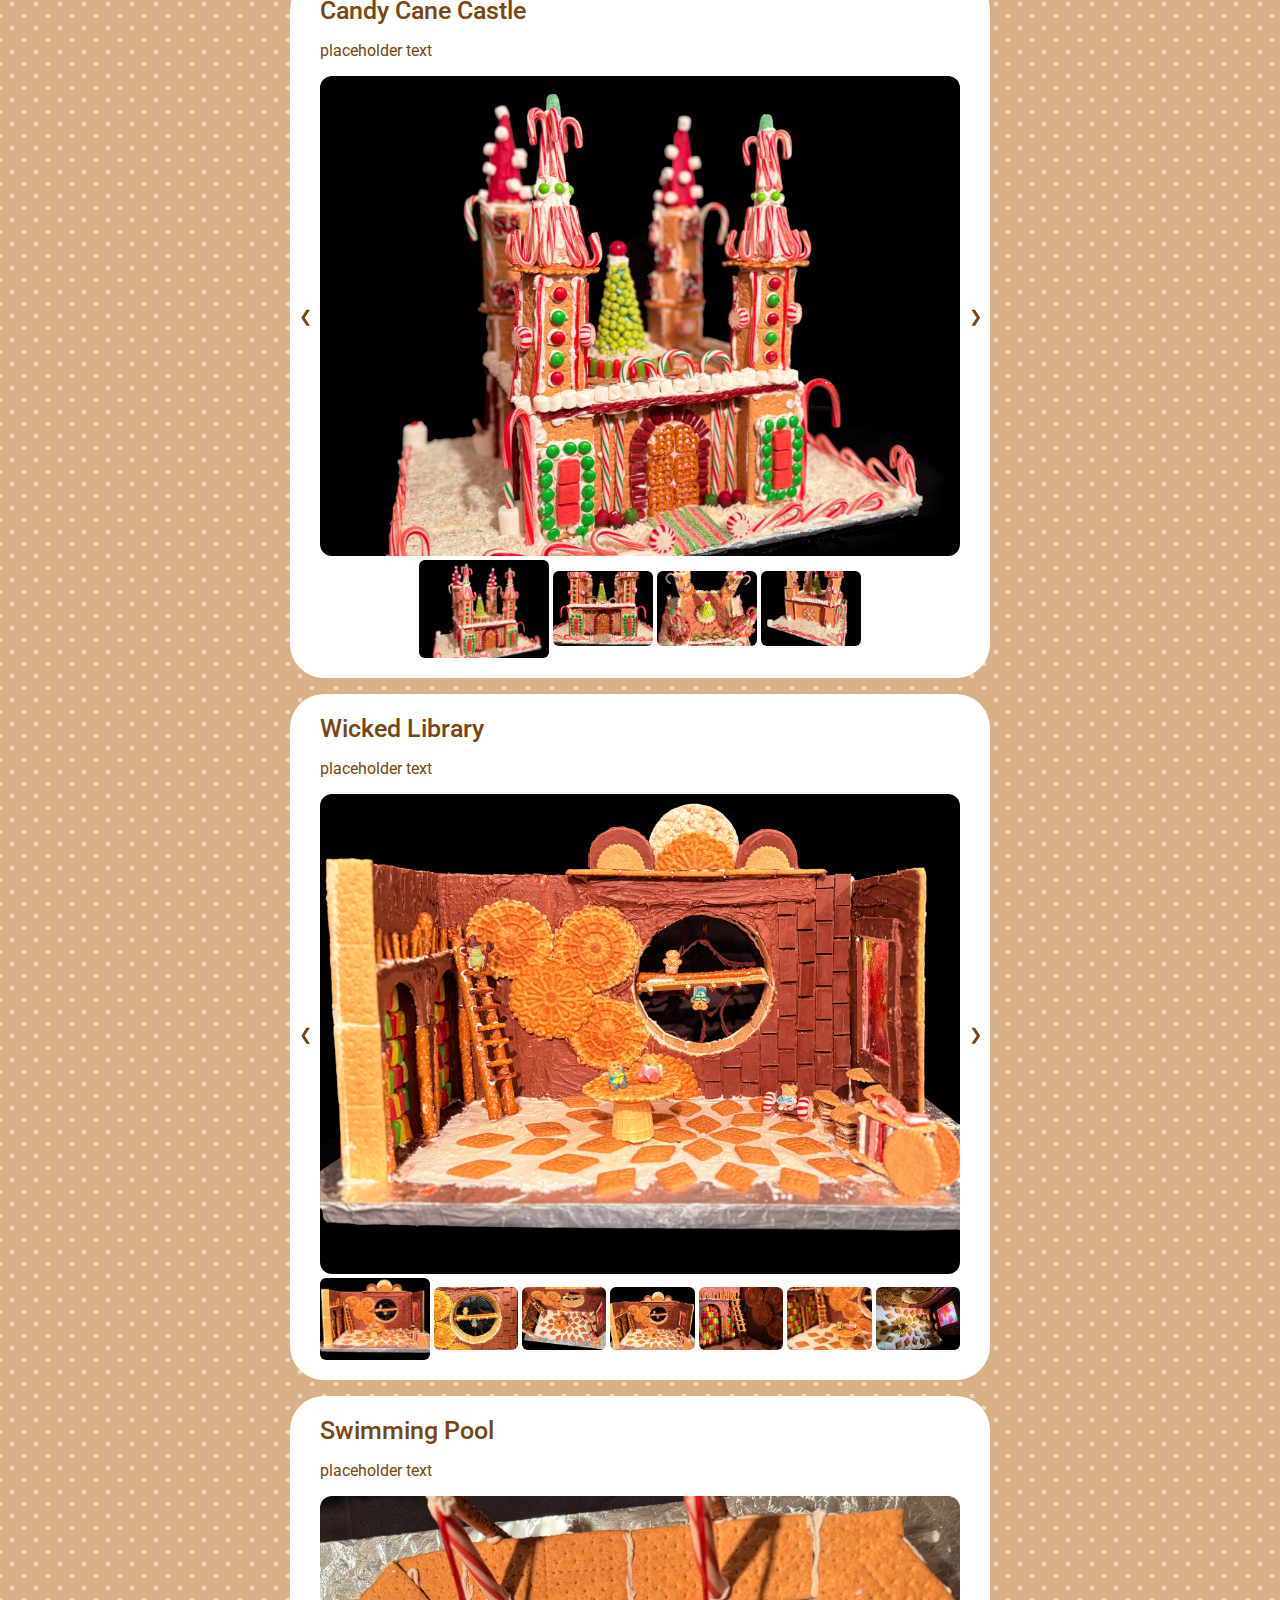
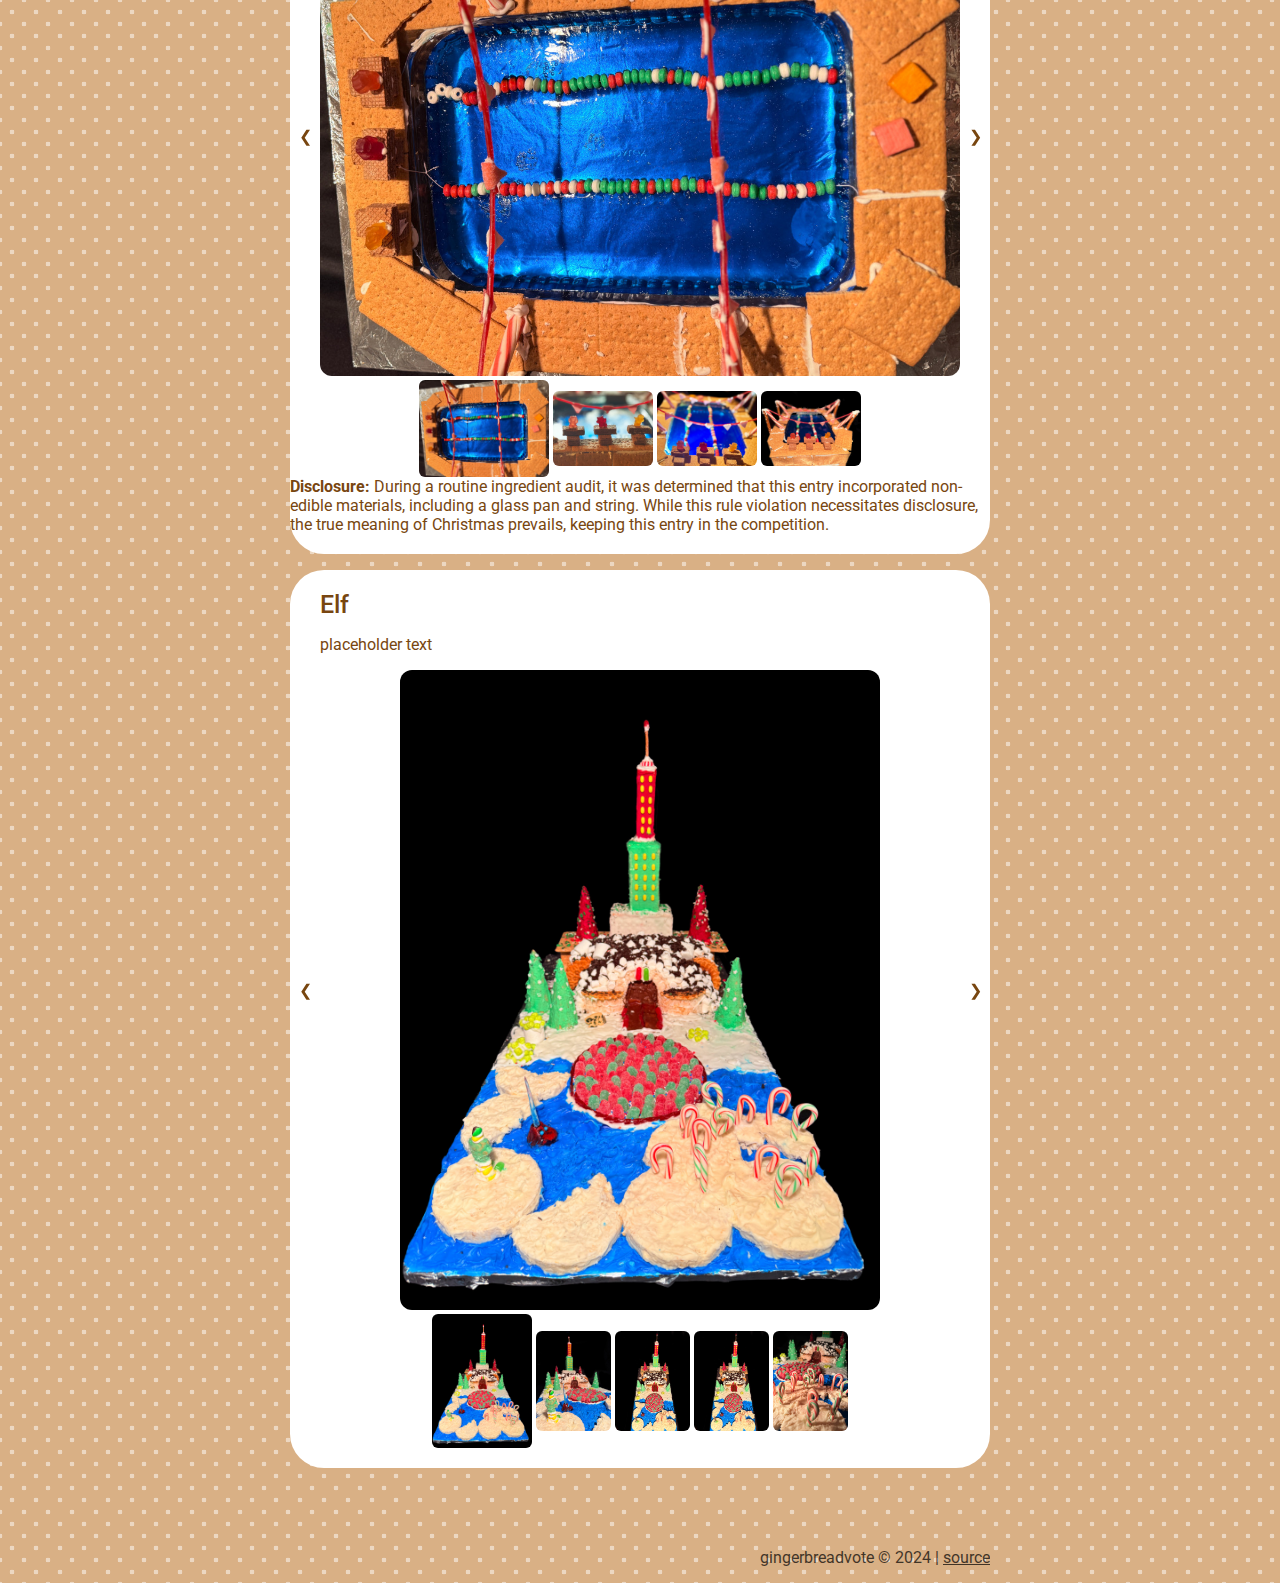
<file: 2025/draft/index.html>
<!doctype html>
<html lang="en">

<head>
    <title>Gingerbread Vote</title>
    <meta name="description" content="Gingerbread House Competition Gallery and Voting">
    <!-- Preview -->
    <meta property="og:type" content="website">
    <meta property="og:image" content="https://gingerbreadvote.com/assets/preview.jpg" /> <!-- Christmas Vectors by Vecteezy (vecteezy.com/free-vector/christmas) -->
    <meta property="og:image:width" content="1920">
    <meta property="og:image:height" content="1920">
    <meta property="og:url" content="https://gingerbreadvote.com/">
    <meta property="og:title" content="Vote Here!"/>
    <meta property="og:description" content="Gingerbread House Competition"/>
    <meta property="og:locale" content="en_US" />
    <meta name="twitter:card" content="summary_large_image">
    <meta name="twitter:image" content="https://gingerbreadvote.com/assets/preview.jpg">
    <!-- Favicon -->
    <link rel="icon" type="image/png" href="/assets/favicon.png">
    <!-- Responsive -->
    <meta name="viewport" content="width=device-width, initial-scale=1.0">
    <!-- Google Fonts -->
    <link rel="preconnect" href="https://fonts.googleapis.com">
    <link rel="preconnect" href="https://fonts.gstatic.com" crossorigin>
    <link href="https://fonts.googleapis.com/css2?family=Roboto:ital,wght@0,100;0,300;0,400;0,500;0,700;0,900;1,100;1,300;1,400;1,500;1,700;1,900&display=swap" rel="stylesheet">
    <!-- Custom JavaScript -->
    <script type="text/javascript" src="/script.js"></script>
    <!-- Custom CSS -->
    <link rel="stylesheet" href="/styles.css">
</head>

<body>


    <div class="container">

        <div class="card navbar">
            <a href="/">2025</a>
            <a href="/2024/">2024</a>
            <a href="/2023/">2023</a>
            <a href="/2022/">2022</a>
        </div>

        <div class="main-card">
            <!-- Modified SVG from SVGator (svgator.com) -->
            <img id="snow-animation" src="/assets/snow-animation.svg"/>
            <div class="centered-overlay">
                <div>
                    <h2 id="countdown-title">VOTING OPENS SOON</h2>
                </div>
                <div id="countdown">
                    <div class="countdown-block">
                        <p id="days" class="countdown-digit"></p>
                        <p class="countdown-label">DAYS</p>
                    </div>
                    <div class="countdown-block">
                        <p id="hours" class="countdown-digit"></p>
                        <p class="countdown-label">HOURS</p>
                    </div>
                    <div class="countdown-block">
                        <p id="minutes" class="countdown-digit"></p>
                        <p class="countdown-label">MINUTES</p>
                    </div>
                    <div class="countdown-block">
                        <p id="seconds" class="countdown-digit"></p>
                        <p class="countdown-label">SECONDS</p>
                    </div>
                </div>
            </div>
            <div class="main-info">
                <h1 id="title">Gingerbread Competition 2025 (DRAFT)</h1>
                <p class="subtext">A Britton Family Christmas Tradition</p>
                <p>It's time for our annual gingerbread house competition!
                    This year we went back to our roots, opting for no set theme,
                    but that didn't stop us from attempting some of our most ambitious undertakings to date.
                    <br><br>
                    Please participate in our tradition by admiring and judging our creations.
                    First explore the gallery of houses below,
                    then vote for your favorites in the form at the end.
                    Merry Christmas!
                </p>

            </div>
        </div>

        <div id="entries">

            <div class="card" id="wicked-library">
                <div class="card-title">
                    <h1>Wicked Library</h1>
                    <!-- <img class="logo" src="../gallery/wicked_library/logo.png" width="90px"> -->
                </div>
                <p class="card-text">placeholder text
                </p>
                <div class="image-slideshow">
                    <button class="image-arrow" onclick="move_slideshow('wicked-library', direction=-1)">&#10094;</button>
                    <div class="main-image" data-index="0">
                        <img src="../gallery/wicked_library/1.jpg" class="image-lg shown">
                        <img src="../gallery/wicked_library/2.jpg" class="image-lg">
                        <img src="../gallery/wicked_library/3.jpg" class="image-lg">
                        <img src="../gallery/wicked_library/4.jpg" class="image-lg">
                        <img src="../gallery/wicked_library/5.jpg" class="image-lg">
                        <img src="../gallery/wicked_library/6.jpg" class="image-lg">
                        <img src="../gallery/wicked_library/7.jpg" class="image-lg">
                    </div>
                    <button class="image-arrow" onclick="move_slideshow('wicked-library', direction=+1)">&#10095;</button>
                </div>
                <div class="image-previews">
                    <img src="../gallery/wicked_library/1.jpg" onclick="move_slideshow('wicked-library', direction=null, target=0)" class="image-sm wide selected-image" >
                    <img src="../gallery/wicked_library/2.jpg" onclick="move_slideshow('wicked-library', direction=null, target=1)" class="image-sm wide">
                    <img src="../gallery/wicked_library/3.jpg" onclick="move_slideshow('wicked-library', direction=null, target=2)" class="image-sm wide">
                    <img src="../gallery/wicked_library/4.jpg" onclick="move_slideshow('wicked-library', direction=null, target=3)" class="image-sm wide">
                    <img src="../gallery/wicked_library/5.jpg" onclick="move_slideshow('wicked-library', direction=null, target=4)" class="image-sm wide">
                    <img src="../gallery/wicked_library/6.jpg" onclick="move_slideshow('wicked-library', direction=null, target=5)" class="image-sm wide">
                    <img src="../gallery/wicked_library/7.jpg" onclick="move_slideshow('wicked-library', direction=null, target=6)" class="image-sm wide">
                </div>
            </div>

            <div class="card" id="theme-park">
                <div class="card-title">
                    <h1>Theme Park</h1>
                    <!-- <img class="logo" src="../gallery/theme_park/logo.png" width="90px"> -->
                </div>
                <p class="card-text">placeholder text
                </p>
                <div class="image-slideshow">
                    <button class="image-arrow" onclick="move_slideshow('theme-park', direction=-1)">&#10094;</button>
                    <div class="main-image" data-index="0">
                        <img src="../gallery/theme_park/1.jpg" class="image-lg shown">
                        <img src="../gallery/theme_park/2.jpg" class="image-lg">
                        <img src="../gallery/theme_park/3.jpg" class="image-lg">
                        <img src="../gallery/theme_park/4.jpg" class="image-lg">
                        <img src="../gallery/theme_park/5.jpg" class="image-lg">
                        <img src="../gallery/theme_park/6.jpg" class="image-lg">
                        <img src="../gallery/theme_park/7.jpg" class="image-lg">
                    </div>
                    <button class="image-arrow" onclick="move_slideshow('theme-park', direction=+1)">&#10095;</button>
                </div>
                <div class="image-previews">
                    <img src="../gallery/theme_park/1.jpg" onclick="move_slideshow('theme-park', direction=null, target=0)" class="image-sm tall selected-image" >
                    <img src="../gallery/theme_park/2.jpg" onclick="move_slideshow('theme-park', direction=null, target=1)" class="image-sm tall">
                    <img src="../gallery/theme_park/3.jpg" onclick="move_slideshow('theme-park', direction=null, target=2)" class="image-sm tall">
                    <img src="../gallery/theme_park/4.jpg" onclick="move_slideshow('theme-park', direction=null, target=3)" class="image-sm tall">
                    <img src="../gallery/theme_park/5.jpg" onclick="move_slideshow('theme-park', direction=null, target=4)" class="image-sm tall">
                    <img src="../gallery/theme_park/6.jpg" onclick="move_slideshow('theme-park', direction=null, target=5)" class="image-sm tall">
                    <img src="../gallery/theme_park/7.jpg" onclick="move_slideshow('theme-park', direction=null, target=6)" class="image-sm tall">
                </div>
            </div>

            <div class="card" id="barn">
                <div class="card-title">
                    <h1>Barn</h1>
                    <!-- <img class="logo" src="../gallery/barn/logo.png" width="90px"> -->
                </div>
                <p class="card-text">placeholder text
                </p>
                <div class="image-slideshow">
                    <button class="image-arrow" onclick="move_slideshow('barn', direction=-1)">&#10094;</button>
                    <div class="main-image" data-index="0">
                        <img src="../gallery/barn/1.jpg" class="image-lg shown">
                        <img src="../gallery/barn/2.jpg" class="image-lg">
                        <img src="../gallery/barn/3.jpg" class="image-lg">
                        <img src="../gallery/barn/4.jpg" class="image-lg">
                        <img src="../gallery/barn/5.jpg" class="image-lg">
                        <img src="../gallery/barn/6.jpg" class="image-lg">
                    </div>
                    <button class="image-arrow" onclick="move_slideshow('barn', direction=+1)">&#10095;</button>
                </div>
                <div class="image-previews">
                    <img src="../gallery/barn/1.jpg" onclick="move_slideshow('barn', direction=null, target=0)" class="image-sm wide selected-image" >
                    <img src="../gallery/barn/2.jpg" onclick="move_slideshow('barn', direction=null, target=1)" class="image-sm wide">
                    <img src="../gallery/barn/3.jpg" onclick="move_slideshow('barn', direction=null, target=2)" class="image-sm wide">
                    <img src="../gallery/barn/4.jpg" onclick="move_slideshow('barn', direction=null, target=3)" class="image-sm wide">
                    <img src="../gallery/barn/5.jpg" onclick="move_slideshow('barn', direction=null, target=4)" class="image-sm wide">
                    <img src="../gallery/barn/6.jpg" onclick="move_slideshow('barn', direction=null, target=5)" class="image-sm wide">
                </div>
            </div>

            <div class="card" id="elf">
                <div class="card-title">
                    <h1>Elf</h1>
                    <!-- <img class="logo" src="../gallery/elf/logo.png" width="90px"> -->
                </div>
                <p class="card-text">placeholder text
                </p>
                <div class="image-slideshow">
                    <button class="image-arrow" onclick="move_slideshow('elf', direction=-1)">&#10094;</button>
                    <div class="main-image" data-index="0">
                        <img src="../gallery/elf/1.jpg" class="image-lg shown">
                        <img src="../gallery/elf/2.jpg" class="image-lg">
                        <img src="../gallery/elf/3.jpg" class="image-lg">
                        <img src="../gallery/elf/4.jpg" class="image-lg">
                        <img src="../gallery/elf/5.jpg" class="image-lg">
                    </div>
                    <button class="image-arrow" onclick="move_slideshow('elf', direction=+1)">&#10095;</button>
                </div>
                <div class="image-previews">
                    <img src="../gallery/elf/1.jpg" onclick="move_slideshow('elf', direction=null, target=0)" class="image-sm tall selected-image" >
                    <img src="../gallery/elf/2.jpg" onclick="move_slideshow('elf', direction=null, target=1)" class="image-sm tall">
                    <img src="../gallery/elf/3.jpg" onclick="move_slideshow('elf', direction=null, target=2)" class="image-sm tall">
                    <img src="../gallery/elf/4.jpg" onclick="move_slideshow('elf', direction=null, target=3)" class="image-sm tall">
                    <img src="../gallery/elf/5.jpg" onclick="move_slideshow('elf', direction=null, target=4)" class="image-sm tall">
                </div>
            </div>

            <div class="card" id="windmill">
                <div class="card-title">
                    <h1>Windmill</h1>
                    <!-- <img class="logo" src="../gallery/windmill/logo.png" width="90px"> -->
                </div>
                <p class="card-text">placeholder text
                </p>
                <div class="image-slideshow">
                    <button class="image-arrow" onclick="move_slideshow('windmill', direction=-1)">&#10094;</button>
                    <div class="main-image" data-index="0">
                        <img src="../gallery/windmill/1.jpg" class="image-lg shown">
                        <img src="../gallery/windmill/2.jpg" class="image-lg">
                        <img src="../gallery/windmill/3.jpg" class="image-lg">
                        <img src="../gallery/windmill/4.jpg" class="image-lg">
                    </div>
                    <button class="image-arrow" onclick="move_slideshow('windmill', direction=+1)">&#10095;</button>
                </div>
                <div class="image-previews">
                    <img src="../gallery/windmill/1.jpg" onclick="move_slideshow('windmill', direction=null, target=0)" class="image-sm tall selected-image" >
                    <img src="../gallery/windmill/2.jpg" onclick="move_slideshow('windmill', direction=null, target=1)" class="image-sm tall">
                    <img src="../gallery/windmill/3.jpg" onclick="move_slideshow('windmill', direction=null, target=2)" class="image-sm tall">
                    <img src="../gallery/windmill/4.jpg" onclick="move_slideshow('windmill', direction=null, target=3)" class="image-sm tall">
                </div>
                <div class="card-notice">
                    <strong>Disclosure:</strong> After this entry suffered a catastrophic gingerbread construction incident which caused two rotor blades to detach from the windshaft, our top scientists employed advanced digital techniques (Photoshop and Christmas cheer) to depict the windmill as its creator intended.
                </div>
            </div>

            <div class="card" id="candy-cane-castle">
                <div class="card-title">
                    <h1>Candy Cane Castle</h1>
                    <!-- <img class="logo" src="../gallery/candy_cane_castle/logo.png" width="90px"> -->
                </div>
                <p class="card-text">placeholder text
                </p>
                <div class="image-slideshow">
                    <button class="image-arrow" onclick="move_slideshow('candy-cane-castle', direction=-1)">&#10094;</button>
                    <div class="main-image" data-index="0">
                        <img src="../gallery/candy_cane_castle/1.jpg" class="image-lg shown">
                        <img src="../gallery/candy_cane_castle/2.jpg" class="image-lg">
                        <img src="../gallery/candy_cane_castle/3.jpg" class="image-lg">
                        <img src="../gallery/candy_cane_castle/4.jpg" class="image-lg">
                    </div>
                    <button class="image-arrow" onclick="move_slideshow('candy-cane-castle', direction=+1)">&#10095;</button>
                </div>
                <div class="image-previews">
                    <img src="../gallery/candy_cane_castle/1.jpg" onclick="move_slideshow('candy-cane-castle', direction=null, target=0)" class="image-sm wide selected-image" >
                    <img src="../gallery/candy_cane_castle/2.jpg" onclick="move_slideshow('candy-cane-castle', direction=null, target=1)" class="image-sm wide">
                    <img src="../gallery/candy_cane_castle/3.jpg" onclick="move_slideshow('candy-cane-castle', direction=null, target=2)" class="image-sm wide">
                    <img src="../gallery/candy_cane_castle/4.jpg" onclick="move_slideshow('candy-cane-castle', direction=null, target=3)" class="image-sm wide">
                </div>
            </div>

            <div class="card" id="swimming-pool">
                <div class="card-title">
                    <h1>Swimming Pool</h1>
                    <!-- <img class="logo" src="../gallery/swimming_pool/logo.png" width="90px"> -->
                </div>
                <p class="card-text">placeholder text
                </p>
                <div class="image-slideshow">
                    <button class="image-arrow" onclick="move_slideshow('swimming-pool', direction=-1)">&#10094;</button>
                    <div class="main-image" data-index="0">
                        <img src="../gallery/swimming_pool/1.jpg" class="image-lg shown">
                        <img src="../gallery/swimming_pool/2.jpg" class="image-lg">
                        <img src="../gallery/swimming_pool/3.jpg" class="image-lg">
                        <img src="../gallery/swimming_pool/4.jpg" class="image-lg">
                    </div>
                    <button class="image-arrow" onclick="move_slideshow('swimming-pool', direction=+1)">&#10095;</button>
                </div>
                <div class="image-previews">
                    <img src="../gallery/swimming_pool/1.jpg" onclick="move_slideshow('swimming-pool', direction=null, target=0)" class="image-sm wide selected-image" >
                    <img src="../gallery/swimming_pool/2.jpg" onclick="move_slideshow('swimming-pool', direction=null, target=1)" class="image-sm wide">
                    <img src="../gallery/swimming_pool/3.jpg" onclick="move_slideshow('swimming-pool', direction=null, target=2)" class="image-sm wide">
                    <img src="../gallery/swimming_pool/4.jpg" onclick="move_slideshow('swimming-pool', direction=null, target=3)" class="image-sm wide">
                </div>
                <div class="card-notice">
                    <strong>Disclosure:</strong> During a routine ingredient audit, it was determined that this entry incorporated non-edible materials, including a glass pan and string. While this rule violation necessitates disclosure, the true meaning of Christmas prevails, keeping this entry in the competition.
                </div>
            </div>

        </div>

        <div id="footer">
            <p>gingerbreadvote &copy; 2024  |  <a href="https://github.com/jebrit/gingerbreadvote" target="_blank">source</a> </p>
        </div>
    </div>

    <script>
        document.addEventListener('DOMContentLoaded', function() {
            start_countdown("2025-12-16T05:00:00.000+00:00");
            randomize_entries();
        });
    </script>

</body>

</html>
</file>
<file: styles.css>
body {
  margin: 0;
  padding-left: 20px;
  padding-right: 20px;
  background-image: 
    radial-gradient(rgba(255, 255, 255, 0.494) 13.6%, transparent 15.2%),
    radial-gradient(rgba(255, 255, 255, 0.494) 13.6%, transparent 15.2%);
  background-position: 0px 0px, 12px 12px;
  background-size: 24px 24px;
  background-color:  rgba(187, 113, 34, 0.551);
}

.container {
  font-family: "Roboto", sans-serif;
  font-weight: 400;
  text-align: center;
  max-width: 700px;
  margin: auto;
  margin-top: 16px;
  position: relative;
  text-align: center;
}

.main-card {
  background-color: white;
  color: #784610;
  border-radius: 34px;
  text-align: left;
  overflow: hidden;
}

#entries {
  display: flex;
  flex-direction: column;
}

p {
  font-weight: 400;
}

a {
  color: black;
}

.card {
  margin-top: 16px;
  border-radius: 34px;
  background-color: white;
  color: #784610;
  padding-top: 20px;
  padding-bottom: 20px;
  width: 100%;
  max-width: 100%;
  text-align: left;
  box-sizing: border-box;
  overflow: hidden;
}
.card .image-previews {
  width: 100%;
  display: flex;
  flex-direction: row;
  padding-left: 30px;
  padding-right: 30px;
  box-sizing: border-box;
  gap: 4px;
  margin-top: 4px;
  justify-content: center;
  align-items: center;
}
.image-previews img {
  min-width: 0;
  flex: 1;
  border-radius: 6px;
  cursor: pointer;
}
.image-previews img.wide {
  max-width: 100px;
}
.image-previews img.tall {
  max-width: 75px;
}
.image-previews .selected-image.wide {
  flex-grow: 1.3;
  max-width: 130px !important;
}
.image-previews .selected-image.tall {
  flex-grow: 1.3;
  max-width: 100px !important;
}
.card-title {
  display: flex;
  flex-direction: row;
  justify-content: space-between;
  align-items: start;
}
.card-title h1 {
  margin: 0;
}
.card-title img.logo {
  object-fit: scale-down;
  margin-left: 5px;
}
.card-title, .card-text {
  padding-left: 30px;
  padding-right: 30px;
}
.image-slideshow {
  width: 100%;
  display: flex;
  flex-direction: row;
  justify-content: space-between;
  width: 100%;
  max-width: 100%;
}
.image-arrow {
  min-width: 30px;
  max-width: 30px;
  padding: 0;
  border: 0;
  cursor: pointer;
  background: transparent;
  font-size: 16px;
  color: #784610;
  touch-action: manipulation;
  will-change: transform;
  box-sizing: border-box;
}
.main-image {
  min-width: 0;
  flex-grow: 1;
  flex-shrink: 1;
  flex-basis: 0;
}
.main-image img.shown {
  border-radius: 12px;
  display: block;
  max-width: 100%;
  max-height: 640px;
  width: auto;
  margin: auto;
}
.main-image img:not(.shown) {
  display: none;
}
.card iframe {
  height: 1200px;
  width: 100%;
  max-width: 100%;
  margin: 0;
  padding: 0;
}

.main-info h1, .card h1 {
  margin-top: 0;
  font-weight: 500;
  font-size: 25px;
}

#footer {
  margin-top: 80px;
  text-align: right;
  opacity: 70%;
}

/* Animation and Countdown */
#snow-animation {
  width: 100%;
  max-height: 300px;
  object-fit: cover;
  object-position: 0% 100%;
}

.centered-overlay {
  position: absolute;
  top: 0;
  left: 0;
  width:100%;    
  display: flex;
  justify-content: start;
  flex-direction: column;
  padding-top: 20px;
  text-align: center;
}

#countdown-title {
  color: white;
  font-weight: 100;
  font-size: 30px;
  margin: 0;
  padding: 0;
  text-align: center;
}

#countdown {
  font-family: "Roboto", sans-serif;
  font-weight: 400;
  font-size: 45px;
  font-style: normal;
  color: white;
  padding-left: 20px;
  padding-right: 20px;
  margin: 0;
  display: flex;
  flex-direction: row;
  justify-content: center;
}

.countdown-block {
  flex-grow: 1;
  flex-basis: 0;
  margin: 0;
  padding: 0;
  text-align: center;
}
.countdown-block p {
  margin: 0;
  padding: 0;
}

.countdown-digit {
  font-weight: 500;
  font-size: 50px;
}

.countdown-label {
  font-weight: 300;
  font-size: 16px;
  color: white;
}

.main-info {
  padding: 0 20px 20px 20px;
  text-align: left;
  box-sizing: border-box;
  width: 100%;
}
.main-info p {
  margin-bottom: 0;
}
.results-title {
  display: flex;
  justify-content: space-between;
}
.results-title p {
  padding: 0;
  margin: 0;
  font-weight: 500;
}
.results-title .results-total {
  text-align: right;
}
.result {
  background-color: rgb(241, 241, 241);
  border-radius: 20px;
  display: flex;
  gap: 20px;
  align-items: center;
  padding: 10px;
  padding-left: 20px;
  margin-top: 10px;
  text-decoration: none;
  color: inherit;
  cursor: pointer;
}
.result p {
  font-size: 18px;
  margin: 0;
  padding: 0;
  font-weight: 400;
}
.result span {
  font-size: 20px;
  font-weight: 500;
}
.result img {
  min-width: 60px;
  width: 60px;
  height: 60px;
  object-fit: cover;
  border-radius: 50%;
}

@media only screen and (max-width: 420px) {
  .card iframe {
    height: 1400px;
  }
  .card-title {
    /* padding-left: 18px; */
    padding-right: 15px;
  }
  .card img.logo {
    transform: scale(0.75);
  }
  .main-info h1, .card h1{
    font-size: 20px;
  }
  #countdown-title {
    font-size: 24px;
  }
  .countdown-digit {
    font-size: 40px;
  }
  .countdown-label {
    font-size: 12px;
  }
}

@media only screen and (max-width: 300px) {
  #countdown-title {
    font-size: 16px;
  }
  .countdown-digit {
    font-size: 28px;
  }
  .countdown-label {
    font-size: 8px;
  }

  .result {
    gap: 10px
  }
  .result img {
    min-width: 45px;
    width: 45px;
    height: 45px;
  }
  .result p {
    font-size: 12px;
  }

}
</file>
